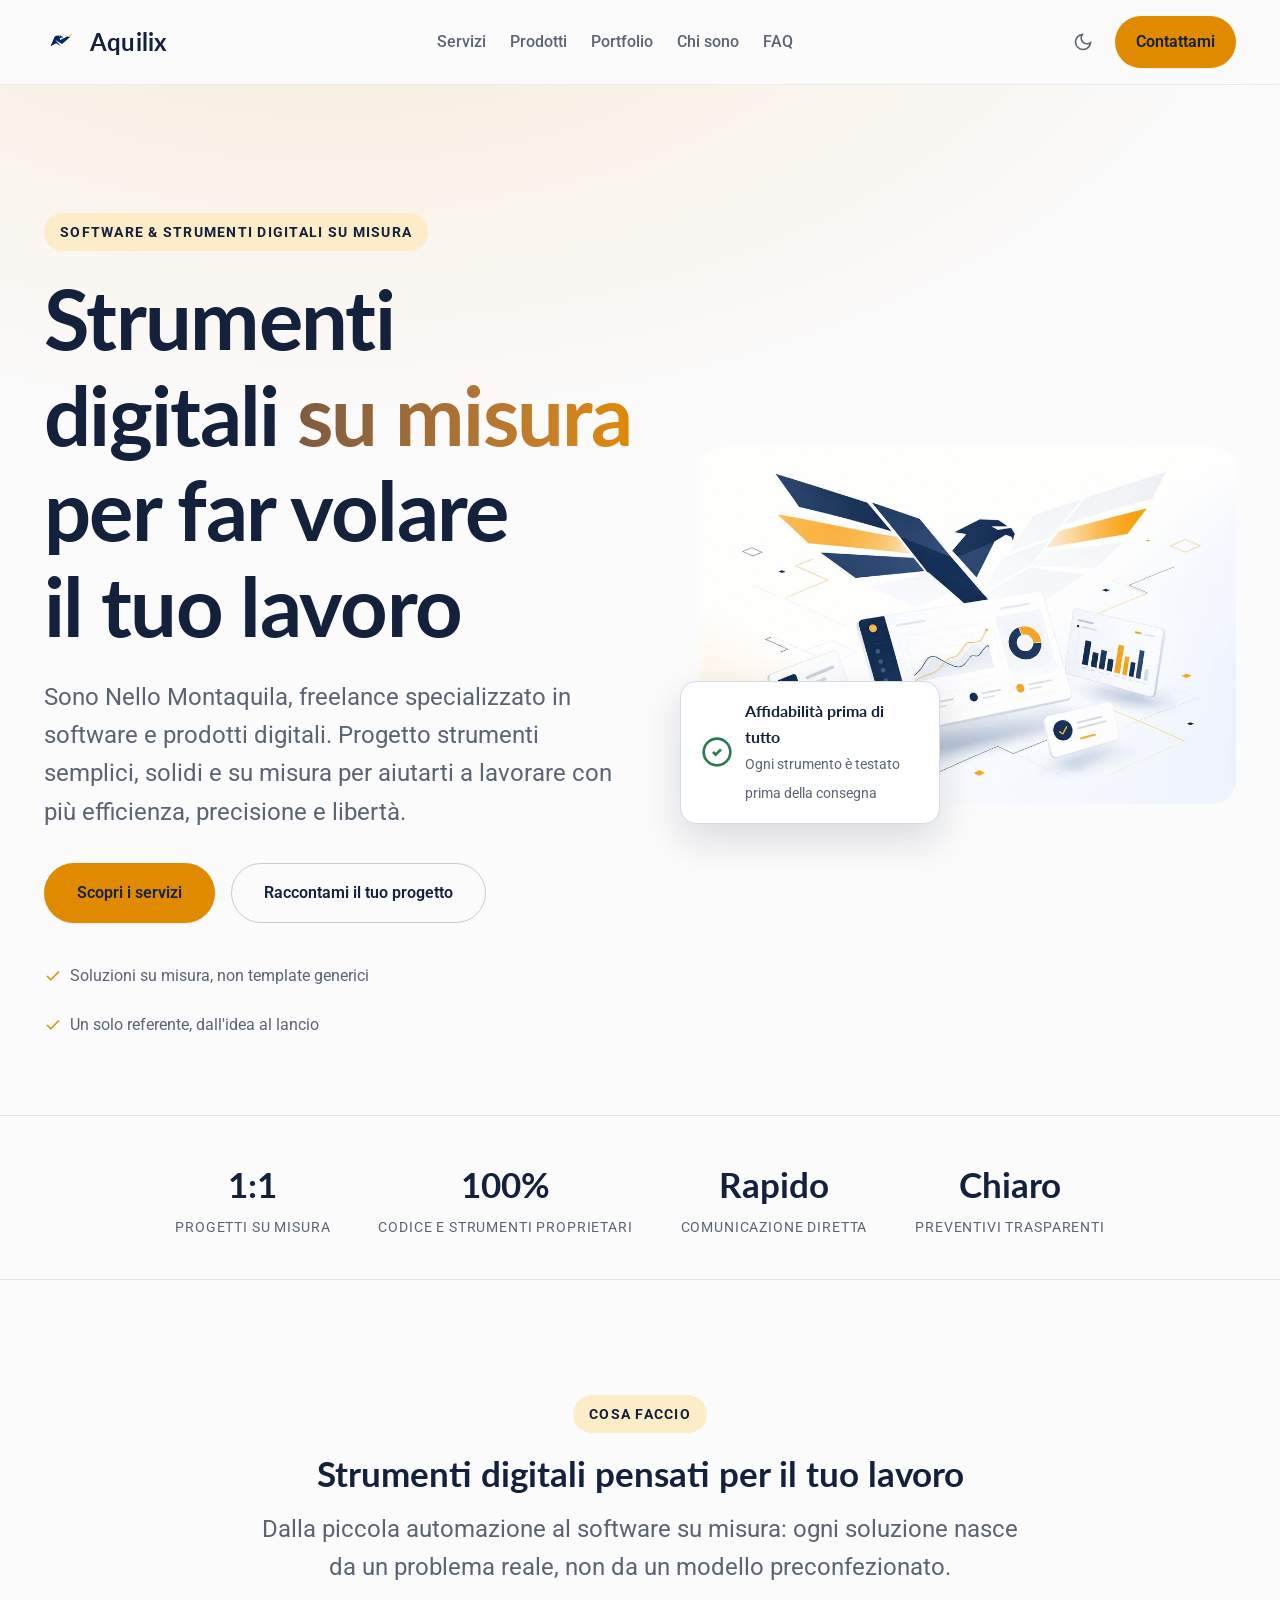
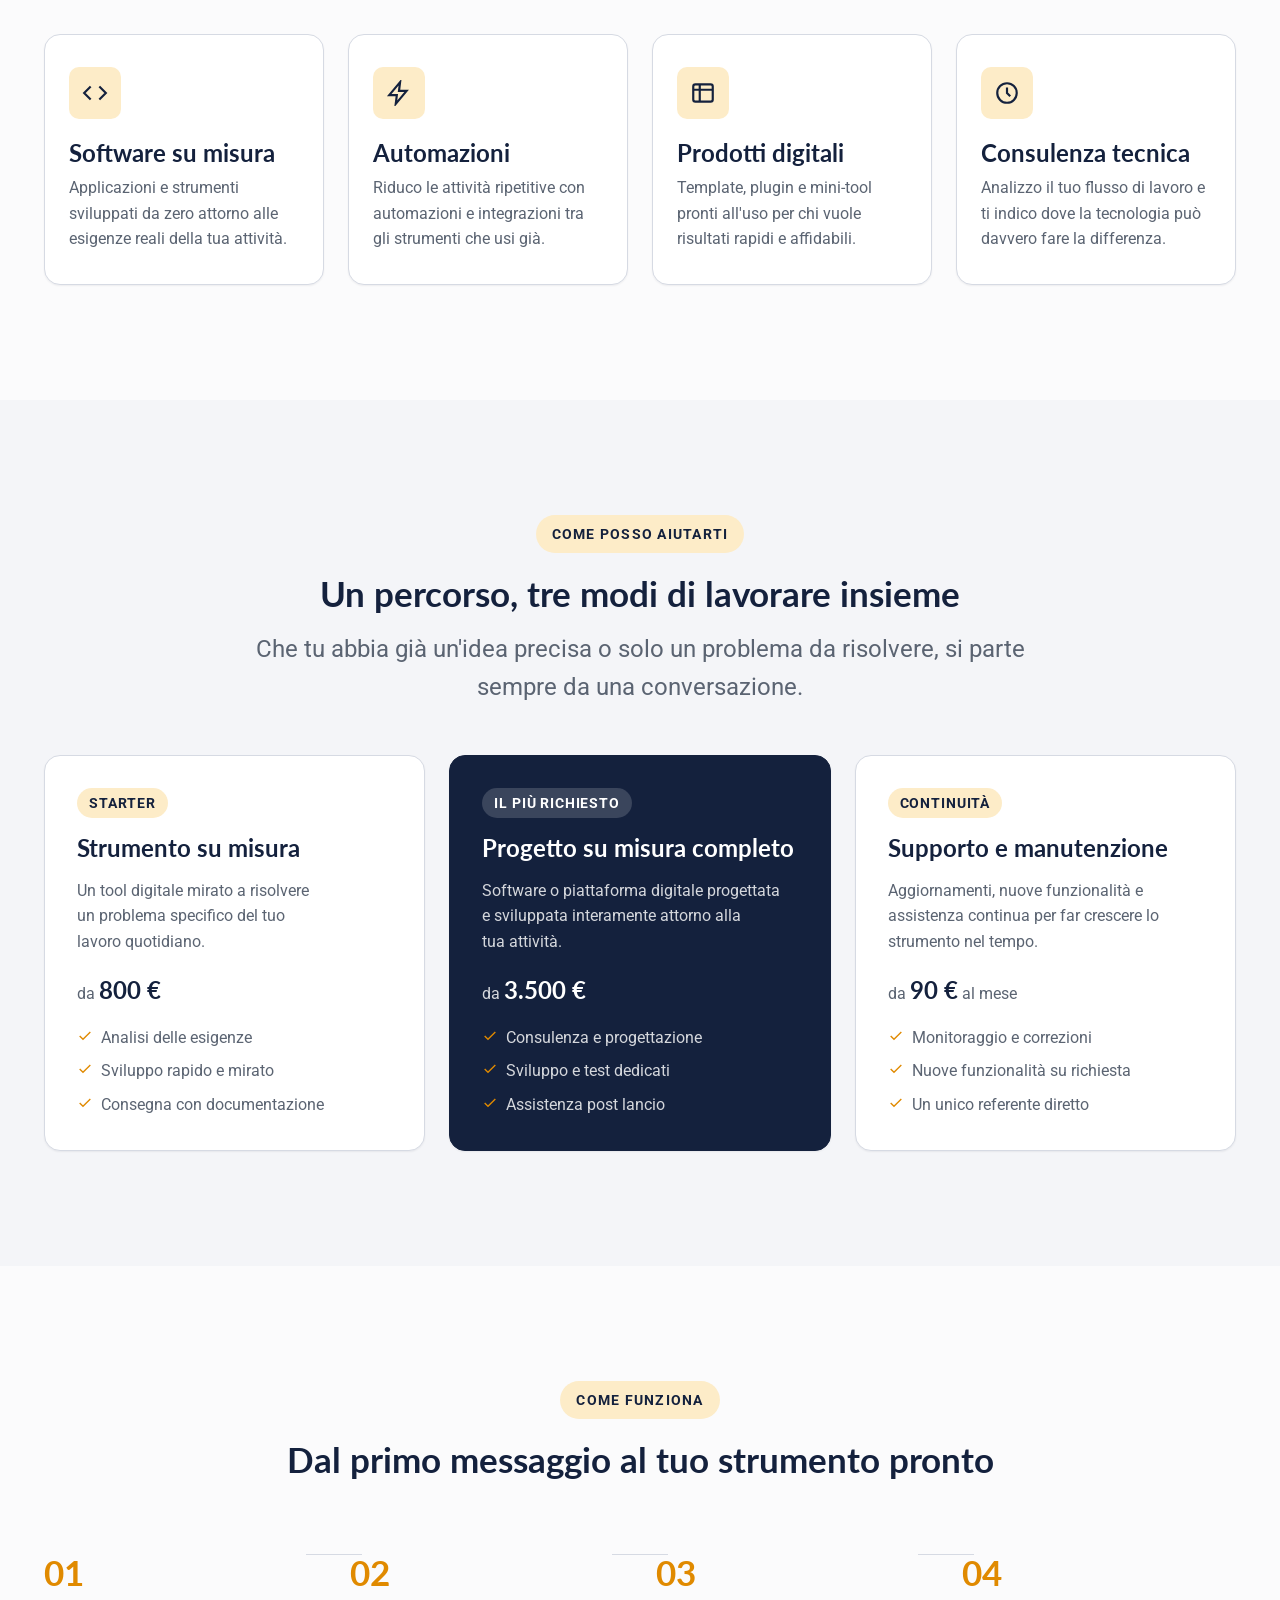
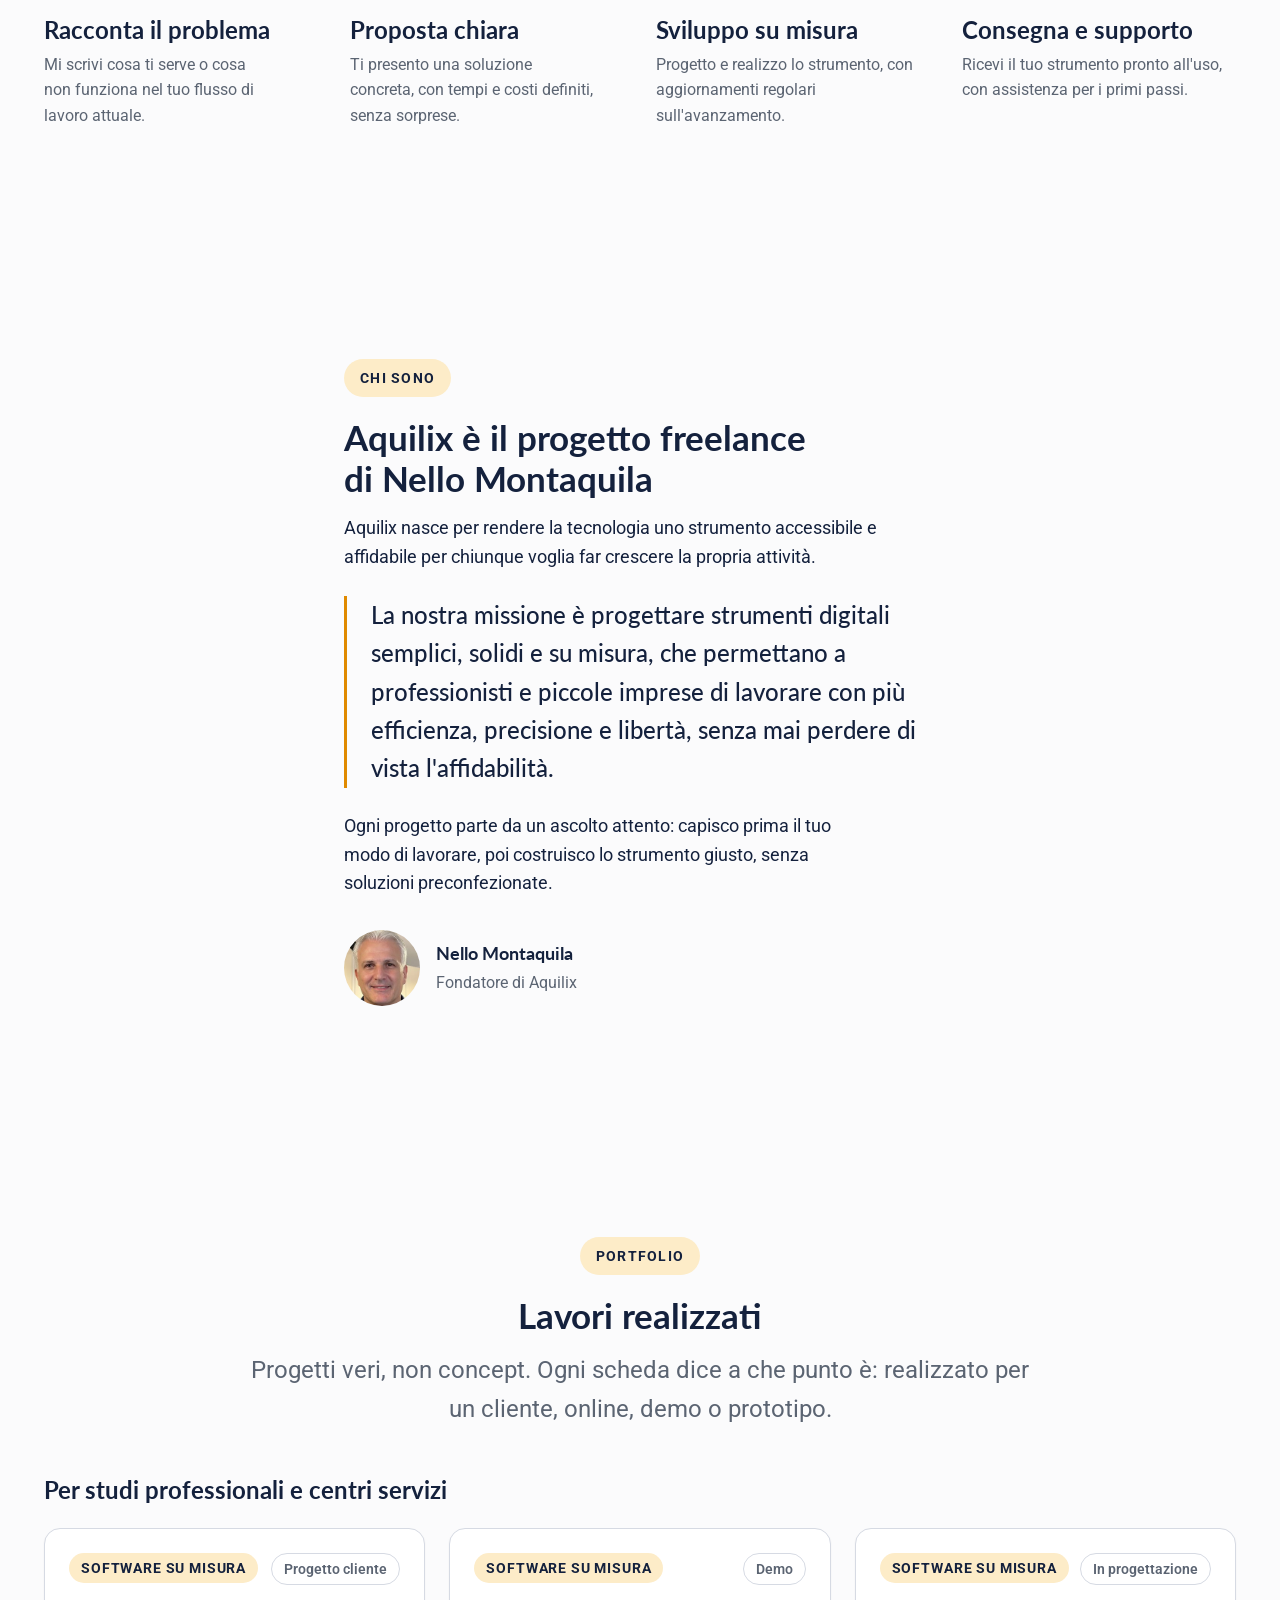
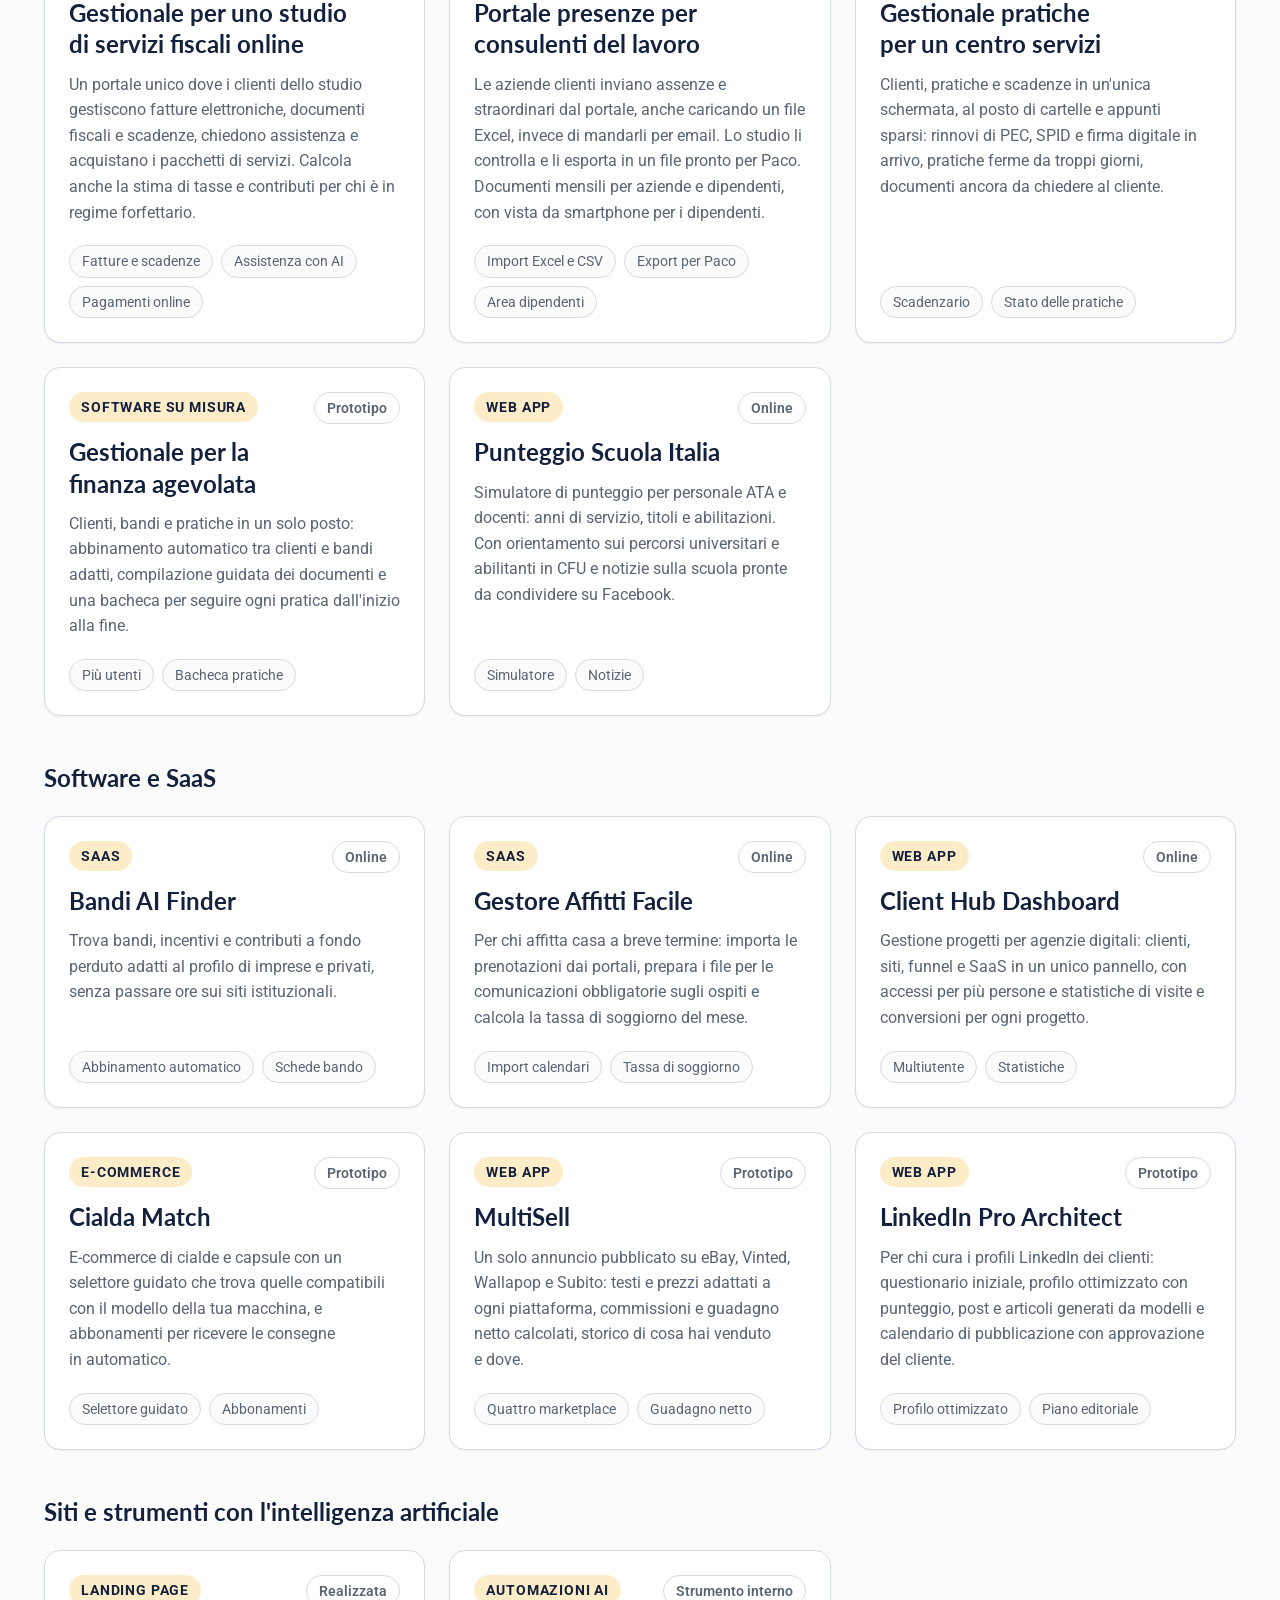
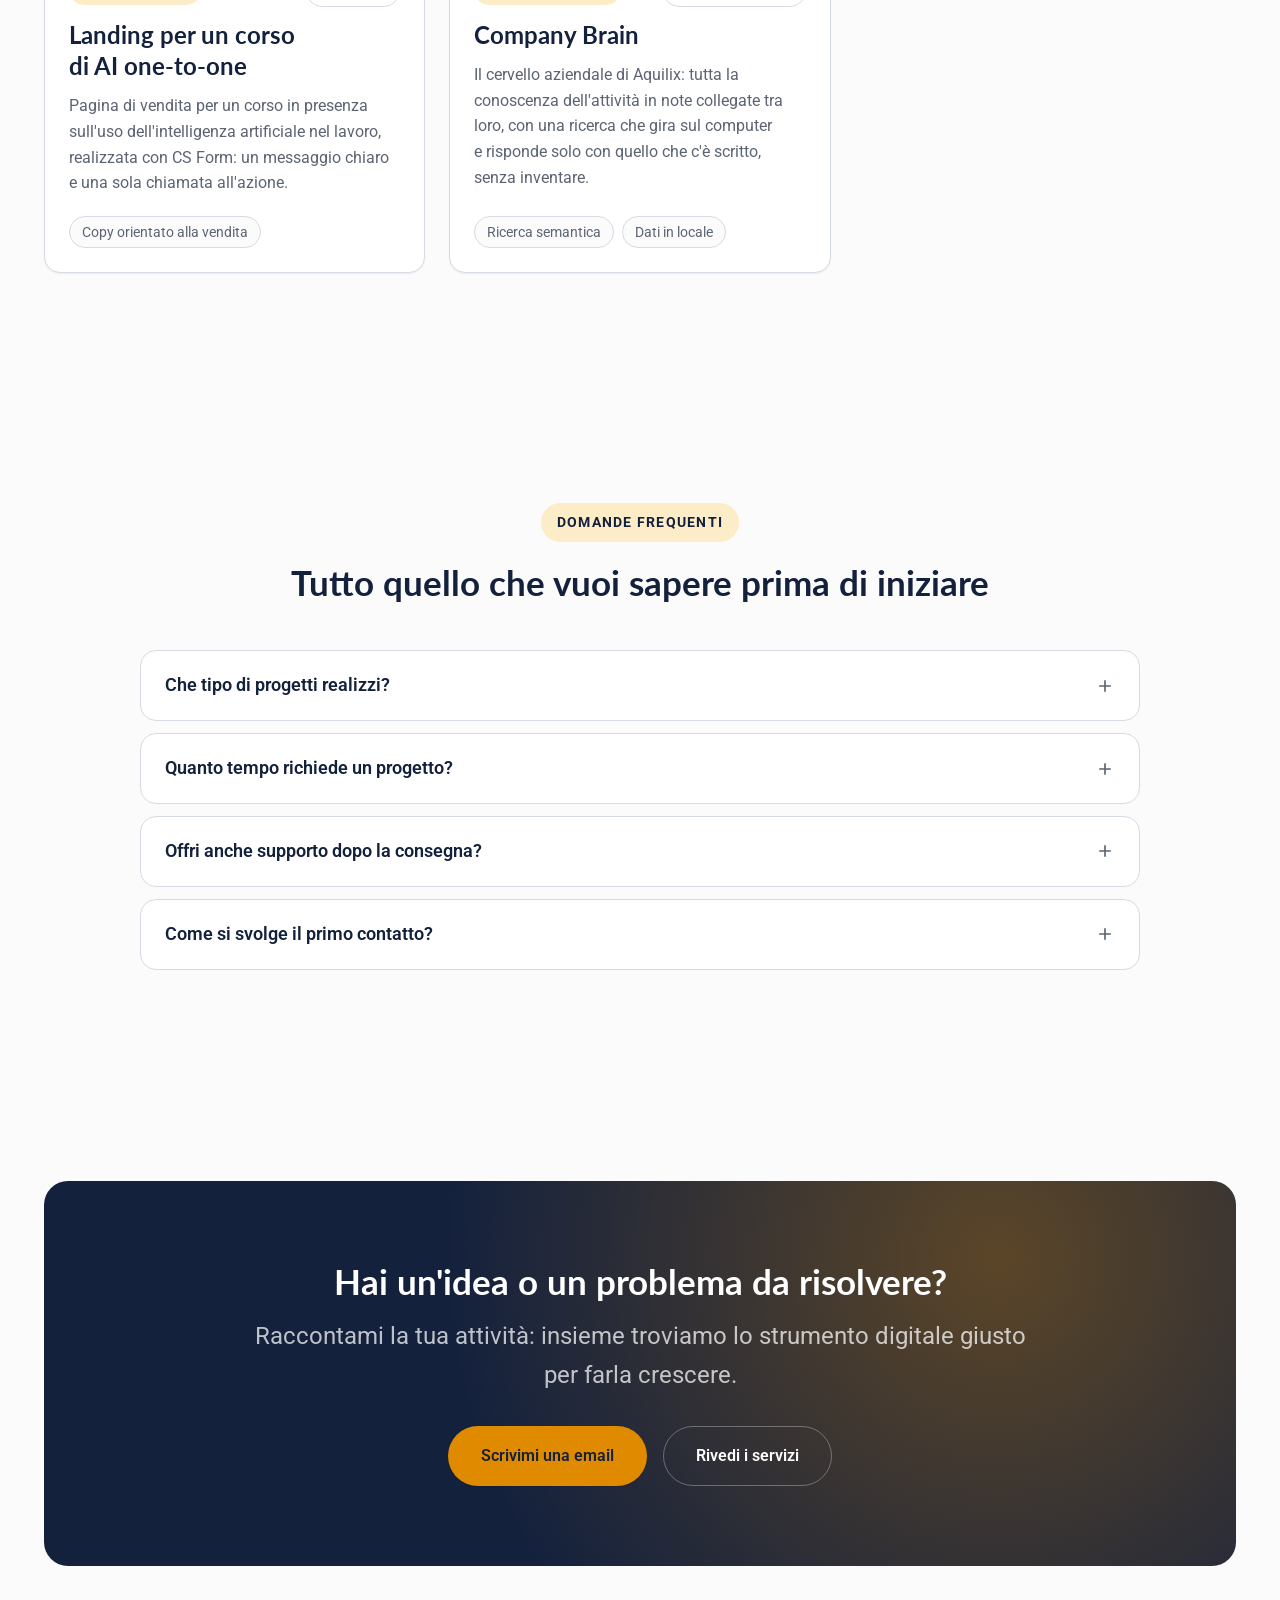
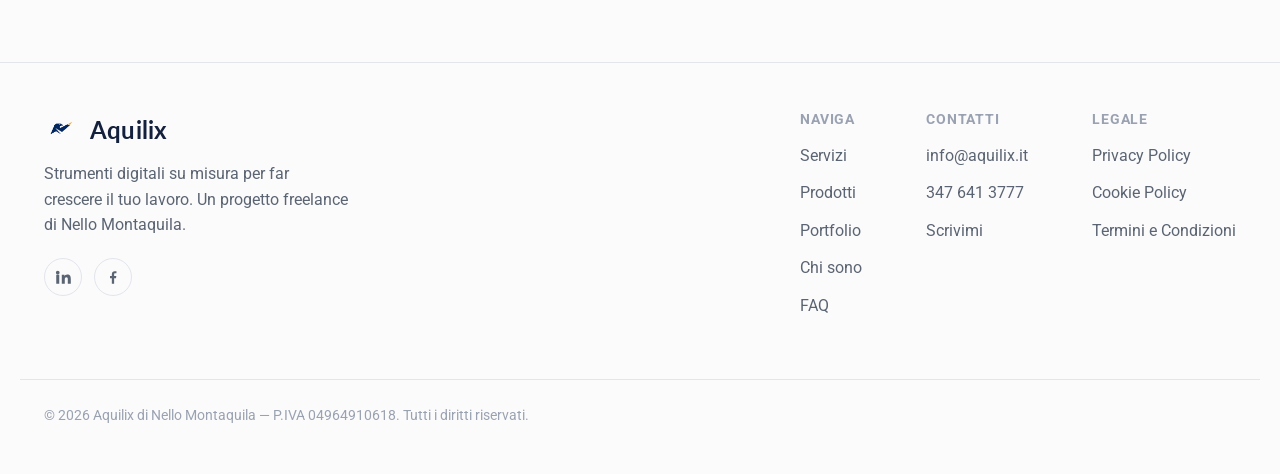
<file: index.html>
<!DOCTYPE html>
<html lang="it">
<head>
<meta charset="UTF-8" />
<meta name="viewport" content="width=device-width, initial-scale=1.0" />
<title>Aquilix — Strumenti digitali su misura per il tuo lavoro</title>
<meta name="description" content="Aquilix è il progetto freelance di Nello Montaquila: software, automazioni e strumenti digitali su misura per professionisti e piccole imprese." />
<link rel="canonical" href="https://aquilix.it/" />
<meta property="og:url" content="https://aquilix.it/" />
<meta property="og:title" content="Aquilix — Strumenti digitali su misura" />
<meta property="og:description" content="Software, automazioni e strumenti digitali su misura per professionisti e piccole imprese." />
<meta property="og:type" content="website" />
<link rel="icon" type="image/png" href="./assets/logo-mark-v2.png" />

<link rel="preconnect" href="https://fonts.googleapis.com" />
<link rel="preconnect" href="https://fonts.gstatic.com" crossorigin />
<link href="https://fonts.googleapis.com/css2?family=Lato:wght@700;900&family=Roboto:wght@400;500;700&display=swap" rel="stylesheet" />

<script>try{var s=localStorage.getItem('aquilix-theme');if(s==='dark'||s==='light')document.documentElement.setAttribute('data-theme',s)}catch(e){}</script>
<link rel="stylesheet" href="./base.css" />
<link rel="stylesheet" href="./style.css" />
</head>
<body>

<a href="#main" class="sr-only">Vai al contenuto principale</a>

<!-- ============ HEADER ============ -->
<header class="header" id="site-header">
  <div class="container header-inner">
    <a href="#top" class="brand" aria-label="Aquilix — Home">
      <img src="./assets/logo-mark-v2.png" alt="" aria-hidden="true" />
      Aquilix
    </a>

    <nav class="nav" aria-label="Navigazione principale">
      <ul class="nav-links" role="list">
        <li><a href="#servizi">Servizi</a></li>
        <li><a href="#prodotti">Prodotti</a></li>
        <li><a href="#portfolio">Portfolio</a></li>
        <li><a href="#chi-sono">Chi sono</a></li>
        <li><a href="#faq">FAQ</a></li>
      </ul>
    </nav>

    <div class="header-actions">
      <button class="theme-toggle" type="button" data-theme-toggle aria-label="Attiva tema scuro">
        <svg viewBox="0 0 24 24" fill="none" stroke="currentColor" stroke-width="2" aria-hidden="true"><path d="M21 12.79A9 9 0 1 1 11.21 3 7 7 0 0 0 21 12.79z"/></svg>
      </button>
      <a href="#contatti" class="btn btn--primary btn--sm">Contattami</a>
      <button class="nav-toggle" type="button" id="navToggle" aria-label="Apri il menu" aria-expanded="false">
        <svg viewBox="0 0 24 24" fill="none" stroke="currentColor" stroke-width="2" aria-hidden="true"><path d="M3 6h18M3 12h18M3 18h18"/></svg>
      </button>
    </div>
  </div>

  <div class="container">
    <nav class="mobile-menu" aria-label="Navigazione mobile">
      <a href="#servizi">Servizi</a>
      <a href="#prodotti">Prodotti</a>
      <a href="#portfolio">Portfolio</a>
      <a href="#chi-sono">Chi sono</a>
      <a href="#faq">FAQ</a>
      <a href="#contatti" class="btn btn--primary">Contattami</a>
    </nav>
  </div>
</header>

<main id="main">

  <!-- ============ HERO ============ -->
  <section class="hero" id="top">
    <div class="container hero-grid">
      <div class="hero-copy">
        <span class="section-eyebrow">Software &amp; strumenti digitali su misura</span>
        <h1 class="hero-title">Strumenti digitali <em>su misura</em> per far volare il tuo lavoro</h1>
        <p class="hero-sub">Sono Nello Montaquila, freelance specializzato in software e prodotti digitali. Progetto strumenti semplici, solidi e su misura per aiutarti a lavorare con più efficienza, precisione e libertà.</p>
        <div class="hero-actions">
          <a href="#servizi" class="btn btn--primary">Scopri i servizi</a>
          <a href="#contatti" class="btn btn--outline">Raccontami il tuo progetto</a>
        </div>
        <div class="hero-meta">
          <div class="hero-meta-item">
            <svg viewBox="0 0 24 24" fill="none" stroke="currentColor" stroke-width="2" aria-hidden="true"><path d="M20 6 9 17l-5-5"/></svg>
            Soluzioni su misura, non template generici
          </div>
          <div class="hero-meta-item">
            <svg viewBox="0 0 24 24" fill="none" stroke="currentColor" stroke-width="2" aria-hidden="true"><path d="M20 6 9 17l-5-5"/></svg>
            Un solo referente, dall'idea al lancio
          </div>
        </div>
      </div>

      <div class="hero-visual">
        <img src="./assets/hero-visual.jpg" alt="Illustrazione astratta di scrivania e strumenti software del brand Aquilix, nei colori navy e ambra" width="1200" height="900" />
        <div class="hero-visual-card">
          <svg viewBox="0 0 24 24" fill="none" stroke="currentColor" stroke-width="2" aria-hidden="true"><circle cx="12" cy="12" r="10"/><path d="M9 12l2 2 4-4"/></svg>
          <div>
            <strong>Affidabilità prima di tutto</strong>
            <span>Ogni strumento è testato prima della consegna</span>
          </div>
        </div>
      </div>
    </div>
  </section>

  <!-- ============ TRUST STRIP ============ -->
  <section class="trust-strip" aria-label="Punti di forza">
    <div class="container">
      <div class="trust-item"><strong>1:1</strong><span>Progetti su misura</span></div>
      <div class="trust-item"><strong>100%</strong><span>Codice e strumenti proprietari</span></div>
      <div class="trust-item"><strong>Rapido</strong><span>Comunicazione diretta</span></div>
      <div class="trust-item"><strong>Chiaro</strong><span>Preventivi trasparenti</span></div>
    </div>
  </section>

  <!-- ============ SERVIZI ============ -->
  <section id="servizi">
    <div class="container">
      <div class="section-head section-head--center">
        <span class="section-eyebrow">Cosa faccio</span>
        <h2 class="section-title">Strumenti digitali pensati per il tuo lavoro</h2>
        <p class="section-lede">Dalla piccola automazione al software su misura: ogni soluzione nasce da un problema reale, non da un modello preconfezionato.</p>
      </div>

      <div class="feature-grid">
        <article class="feature-card">
          <div class="feature-icon">
            <svg viewBox="0 0 24 24" fill="none" stroke="currentColor" stroke-width="2" aria-hidden="true"><path d="M16 18l6-6-6-6M8 6l-6 6 6 6"/></svg>
          </div>
          <h3>Software su misura</h3>
          <p>Applicazioni e strumenti sviluppati da zero attorno alle esigenze reali della tua attività.</p>
        </article>

        <article class="feature-card">
          <div class="feature-icon">
            <svg viewBox="0 0 24 24" fill="none" stroke="currentColor" stroke-width="2" aria-hidden="true"><path d="M13 2 3 14h7l-1 8 10-12h-7l1-8z"/></svg>
          </div>
          <h3>Automazioni</h3>
          <p>Riduco le attività ripetitive con automazioni e integrazioni tra gli strumenti che usi già.</p>
        </article>

        <article class="feature-card">
          <div class="feature-icon">
            <svg viewBox="0 0 24 24" fill="none" stroke="currentColor" stroke-width="2" aria-hidden="true"><rect x="3" y="4" width="18" height="16" rx="2"/><path d="M3 9h18M9 4v16"/></svg>
          </div>
          <h3>Prodotti digitali</h3>
          <p>Template, plugin e mini-tool pronti all'uso per chi vuole risultati rapidi e affidabili.</p>
        </article>

        <article class="feature-card">
          <div class="feature-icon">
            <svg viewBox="0 0 24 24" fill="none" stroke="currentColor" stroke-width="2" aria-hidden="true"><circle cx="12" cy="12" r="9"/><path d="M12 7v5l3 3"/></svg>
          </div>
          <h3>Consulenza tecnica</h3>
          <p>Analizzo il tuo flusso di lavoro e ti indico dove la tecnologia può davvero fare la differenza.</p>
        </article>
      </div>
    </div>
  </section>

  <!-- ============ PRODOTTI ============ -->
  <section id="prodotti" class="products-section">
    <div class="container">
      <div class="section-head section-head--center">
        <span class="section-eyebrow">Come posso aiutarti</span>
        <h2 class="section-title">Un percorso, tre modi di lavorare insieme</h2>
        <p class="section-lede">Che tu abbia già un'idea precisa o solo un problema da risolvere, si parte sempre da una conversazione.</p>
      </div>

      <div class="product-grid">
        <article class="product-card">
          <span class="product-tag">Starter</span>
          <h3>Strumento su misura</h3>
          <p>Un tool digitale mirato a risolvere un problema specifico del tuo lavoro quotidiano.</p>
          <p class="product-price">da <strong>800&nbsp;&euro;</strong></p>
          <ul role="list">
            <li><svg viewBox="0 0 24 24" fill="none" stroke="currentColor" stroke-width="2"><path d="M20 6 9 17l-5-5"/></svg>Analisi delle esigenze</li>
            <li><svg viewBox="0 0 24 24" fill="none" stroke="currentColor" stroke-width="2"><path d="M20 6 9 17l-5-5"/></svg>Sviluppo rapido e mirato</li>
            <li><svg viewBox="0 0 24 24" fill="none" stroke="currentColor" stroke-width="2"><path d="M20 6 9 17l-5-5"/></svg>Consegna con documentazione</li>
          </ul>
        </article>

        <article class="product-card product-card--featured">
          <span class="product-tag">Il più richiesto</span>
          <h3>Progetto su misura completo</h3>
          <p>Software o piattaforma digitale progettata e sviluppata interamente attorno alla tua attività.</p>
          <p class="product-price">da <strong>3.500&nbsp;&euro;</strong></p>
          <ul role="list">
            <li><svg viewBox="0 0 24 24" fill="none" stroke="currentColor" stroke-width="2"><path d="M20 6 9 17l-5-5"/></svg>Consulenza e progettazione</li>
            <li><svg viewBox="0 0 24 24" fill="none" stroke="currentColor" stroke-width="2"><path d="M20 6 9 17l-5-5"/></svg>Sviluppo e test dedicati</li>
            <li><svg viewBox="0 0 24 24" fill="none" stroke="currentColor" stroke-width="2"><path d="M20 6 9 17l-5-5"/></svg>Assistenza post lancio</li>
          </ul>
        </article>

        <article class="product-card">
          <span class="product-tag">Continuità</span>
          <h3>Supporto e manutenzione</h3>
          <p>Aggiornamenti, nuove funzionalità e assistenza continua per far crescere lo strumento nel tempo.</p>
          <p class="product-price">da <strong>90&nbsp;&euro;</strong> al mese</p>
          <ul role="list">
            <li><svg viewBox="0 0 24 24" fill="none" stroke="currentColor" stroke-width="2"><path d="M20 6 9 17l-5-5"/></svg>Monitoraggio e correzioni</li>
            <li><svg viewBox="0 0 24 24" fill="none" stroke="currentColor" stroke-width="2"><path d="M20 6 9 17l-5-5"/></svg>Nuove funzionalità su richiesta</li>
            <li><svg viewBox="0 0 24 24" fill="none" stroke="currentColor" stroke-width="2"><path d="M20 6 9 17l-5-5"/></svg>Un unico referente diretto</li>
          </ul>
        </article>
      </div>
    </div>
  </section>

  <!-- ============ COME FUNZIONA ============ -->
  <section id="processo">
    <div class="container">
      <div class="section-head section-head--center">
        <span class="section-eyebrow">Come funziona</span>
        <h2 class="section-title">Dal primo messaggio al tuo strumento pronto</h2>
      </div>

      <div class="process-grid">
        <div class="process-step">
          <h3>Racconta il problema</h3>
          <p>Mi scrivi cosa ti serve o cosa non funziona nel tuo flusso di lavoro attuale.</p>
        </div>
        <div class="process-step">
          <h3>Proposta chiara</h3>
          <p>Ti presento una soluzione concreta, con tempi e costi definiti, senza sorprese.</p>
        </div>
        <div class="process-step">
          <h3>Sviluppo su misura</h3>
          <p>Progetto e realizzo lo strumento, con aggiornamenti regolari sull'avanzamento.</p>
        </div>
        <div class="process-step">
          <h3>Consegna e supporto</h3>
          <p>Ricevi il tuo strumento pronto all'uso, con assistenza per i primi passi.</p>
        </div>
      </div>
    </div>
  </section>

  <!-- ============ CHI SONO / MISSION ============ -->
  <section id="chi-sono" class="about-section">
    <div class="container about-grid about-grid--text-only">
      <div class="about-copy">
        <span class="section-eyebrow">Chi sono</span>
        <h2 class="section-title">Aquilix è il progetto freelance di Nello Montaquila</h2>
        <p>Aquilix nasce per rendere la tecnologia uno strumento accessibile e affidabile per chiunque voglia far crescere la propria attività.</p>
        <blockquote>La nostra missione è progettare strumenti digitali semplici, solidi e su misura, che permettano a professionisti e piccole imprese di lavorare con più efficienza, precisione e libertà, senza mai perdere di vista l'affidabilità.</blockquote>
        <p>Ogni progetto parte da un ascolto attento: capisco prima il tuo modo di lavorare, poi costruisco lo strumento giusto, senza soluzioni preconfezionate.</p>

        <div class="about-signoff">
          <div class="about-signoff-mark">
            <img src="./assets/nello-avatar.jpg" alt="Ritratto di Nello Montaquila" width="76" height="76" />
          </div>
          <div>
            <strong>Nello Montaquila</strong>
            <span>Fondatore di Aquilix</span>
          </div>
        </div>
      </div>    </div>
  </section>

  <!-- ============ PORTFOLIO ============ -->
  <!-- Solo lavori veri. Ogni scheda dichiara il suo stato: Progetto cliente, Online, Demo,
       Prototipo, In progettazione. Aggiornato il 15/11/2026. -->
  <section id="portfolio" class="portfolio-section">
    <div class="container">
      <div class="section-head section-head--center">
        <span class="section-eyebrow">Portfolio</span>
        <h2 class="section-title">Lavori realizzati</h2>
        <p class="section-lede">Progetti veri, non concept. Ogni scheda dice a che punto &egrave;: realizzato per un cliente, online, demo o prototipo.</p>
      </div>

      <!-- Gruppo 1: studi professionali e centri servizi -->
      <h3 class="portfolio-group-title">Per studi professionali e centri servizi</h3>
      <div class="portfolio-grid">
        <article class="portfolio-card">
          <div class="portfolio-body">
            <div class="portfolio-top">
              <span class="product-tag">Software su misura</span>
              <span class="portfolio-status">Progetto cliente</span>
            </div>
            <h3>Gestionale per uno studio di servizi fiscali online</h3>
            <p>Un portale unico dove i clienti dello studio gestiscono fatture elettroniche, documenti fiscali e scadenze, chiedono assistenza e acquistano i pacchetti di servizi. Calcola anche la stima di tasse e contributi per chi &egrave; in regime forfettario.</p>
            <ul class="portfolio-tags" role="list">
              <li>Fatture e scadenze</li>
              <li>Assistenza con AI</li>
              <li>Pagamenti online</li>
            </ul>
          </div>
        </article>

        <article class="portfolio-card">
          <div class="portfolio-body">
            <div class="portfolio-top">
              <span class="product-tag">Software su misura</span>
              <span class="portfolio-status">Demo</span>
            </div>
            <h3>Portale presenze per consulenti del lavoro</h3>
            <p>Le aziende clienti inviano assenze e straordinari dal portale, anche caricando un file Excel, invece di mandarli per email. Lo studio li controlla e li esporta in un file pronto per Paco. Documenti mensili per aziende e dipendenti, con vista da smartphone per i dipendenti.</p>
            <ul class="portfolio-tags" role="list">
              <li>Import Excel e CSV</li>
              <li>Export per Paco</li>
              <li>Area dipendenti</li>
            </ul>
          </div>
        </article>

        <article class="portfolio-card">
          <div class="portfolio-body">
            <div class="portfolio-top">
              <span class="product-tag">Software su misura</span>
              <span class="portfolio-status">In progettazione</span>
            </div>
            <h3>Gestionale pratiche per un centro servizi</h3>
            <p>Clienti, pratiche e scadenze in un'unica schermata, al posto di cartelle e appunti sparsi: rinnovi di PEC, SPID e firma digitale in arrivo, pratiche ferme da troppi giorni, documenti ancora da chiedere al cliente.</p>
            <ul class="portfolio-tags" role="list">
              <li>Scadenzario</li>
              <li>Stato delle pratiche</li>
            </ul>
          </div>
        </article>

        <article class="portfolio-card">
          <div class="portfolio-body">
            <div class="portfolio-top">
              <span class="product-tag">Software su misura</span>
              <span class="portfolio-status">Prototipo</span>
            </div>
            <h3>Gestionale per la finanza agevolata</h3>
            <p>Clienti, bandi e pratiche in un solo posto: abbinamento automatico tra clienti e bandi adatti, compilazione guidata dei documenti e una bacheca per seguire ogni pratica dall'inizio alla fine.</p>
            <ul class="portfolio-tags" role="list">
              <li>Pi&ugrave; utenti</li>
              <li>Bacheca pratiche</li>
            </ul>
          </div>
        </article>

        <article class="portfolio-card">
          <div class="portfolio-body">
            <div class="portfolio-top">
              <span class="product-tag">Web app</span>
              <span class="portfolio-status">Online</span>
            </div>
            <h3>Punteggio Scuola Italia</h3>
            <p>Simulatore di punteggio per personale ATA e docenti: anni di servizio, titoli e abilitazioni. Con orientamento sui percorsi universitari e abilitanti in CFU e notizie sulla scuola pronte da condividere su Facebook.</p>
            <ul class="portfolio-tags" role="list">
              <li>Simulatore</li>
              <li>Notizie</li>
            </ul>
          </div>
        </article>
      </div>

      <!-- Gruppo 2: software e SaaS -->
      <h3 class="portfolio-group-title">Software e SaaS</h3>
      <div class="portfolio-grid">
        <article class="portfolio-card">
          <div class="portfolio-body">
            <div class="portfolio-top">
              <span class="product-tag">SaaS</span>
              <span class="portfolio-status">Online</span>
            </div>
            <h3>Bandi AI Finder</h3>
            <p>Trova bandi, incentivi e contributi a fondo perduto adatti al profilo di imprese e privati, senza passare ore sui siti istituzionali.</p>
            <ul class="portfolio-tags" role="list">
              <li>Abbinamento automatico</li>
              <li>Schede bando</li>
            </ul>
          </div>
        </article>

        <article class="portfolio-card">
          <div class="portfolio-body">
            <div class="portfolio-top">
              <span class="product-tag">SaaS</span>
              <span class="portfolio-status">Online</span>
            </div>
            <h3>Gestore Affitti Facile</h3>
            <p>Per chi affitta casa a breve termine: importa le prenotazioni dai portali, prepara i file per le comunicazioni obbligatorie sugli ospiti e calcola la tassa di soggiorno del mese.</p>
            <ul class="portfolio-tags" role="list">
              <li>Import calendari</li>
              <li>Tassa di soggiorno</li>
            </ul>
          </div>
        </article>

        <article class="portfolio-card">
          <div class="portfolio-body">
            <div class="portfolio-top">
              <span class="product-tag">Web app</span>
              <span class="portfolio-status">Online</span>
            </div>
            <h3>Client Hub Dashboard</h3>
            <p>Gestione progetti per agenzie digitali: clienti, siti, funnel e SaaS in un unico pannello, con accessi per pi&ugrave; persone e statistiche di visite e conversioni per ogni progetto.</p>
            <ul class="portfolio-tags" role="list">
              <li>Multiutente</li>
              <li>Statistiche</li>
            </ul>
          </div>
        </article>

        <article class="portfolio-card">
          <div class="portfolio-body">
            <div class="portfolio-top">
              <span class="product-tag">E-commerce</span>
              <span class="portfolio-status">Prototipo</span>
            </div>
            <h3>Cialda Match</h3>
            <p>E-commerce di cialde e capsule con un selettore guidato che trova quelle compatibili con il modello della tua macchina, e abbonamenti per ricevere le consegne in automatico.</p>
            <ul class="portfolio-tags" role="list">
              <li>Selettore guidato</li>
              <li>Abbonamenti</li>
            </ul>
          </div>
        </article>

        <article class="portfolio-card">
          <div class="portfolio-body">
            <div class="portfolio-top">
              <span class="product-tag">Web app</span>
              <span class="portfolio-status">Prototipo</span>
            </div>
            <h3>MultiSell</h3>
            <p>Un solo annuncio pubblicato su eBay, Vinted, Wallapop e Subito: testi e prezzi adattati a ogni piattaforma, commissioni e guadagno netto calcolati, storico di cosa hai venduto e dove.</p>
            <ul class="portfolio-tags" role="list">
              <li>Quattro marketplace</li>
              <li>Guadagno netto</li>
            </ul>
          </div>
        </article>

        <article class="portfolio-card">
          <div class="portfolio-body">
            <div class="portfolio-top">
              <span class="product-tag">Web app</span>
              <span class="portfolio-status">Prototipo</span>
            </div>
            <h3>LinkedIn Pro Architect</h3>
            <p>Per chi cura i profili LinkedIn dei clienti: questionario iniziale, profilo ottimizzato con punteggio, post e articoli generati da modelli e calendario di pubblicazione con approvazione del cliente.</p>
            <ul class="portfolio-tags" role="list">
              <li>Profilo ottimizzato</li>
              <li>Piano editoriale</li>
            </ul>
          </div>
        </article>
      </div>

      <!-- Gruppo 3: siti e strumenti AI -->
      <h3 class="portfolio-group-title">Siti e strumenti con l'intelligenza artificiale</h3>
      <div class="portfolio-grid">
        <article class="portfolio-card">
          <div class="portfolio-body">
            <div class="portfolio-top">
              <span class="product-tag">Landing page</span>
              <span class="portfolio-status">Realizzata</span>
            </div>
            <h3>Landing per un corso di AI one-to-one</h3>
            <p>Pagina di vendita per un corso in presenza sull'uso dell'intelligenza artificiale nel lavoro, realizzata con CS Form: un messaggio chiaro e una sola chiamata all'azione.</p>
            <ul class="portfolio-tags" role="list">
              <li>Copy orientato alla vendita</li>
            </ul>
          </div>
        </article>

        <article class="portfolio-card">
          <div class="portfolio-body">
            <div class="portfolio-top">
              <span class="product-tag">Automazioni AI</span>
              <span class="portfolio-status">Strumento interno</span>
            </div>
            <h3>Company Brain</h3>
            <p>Il cervello aziendale di Aquilix: tutta la conoscenza dell'attivit&agrave; in note collegate tra loro, con una ricerca che gira sul computer e risponde solo con quello che c'&egrave; scritto, senza inventare.</p>
            <ul class="portfolio-tags" role="list">
              <li>Ricerca semantica</li>
              <li>Dati in locale</li>
            </ul>
          </div>
        </article>
      </div>
    </div>
  </section>

  <!-- ============ FAQ ============ -->
  <section id="faq">
    <div class="container">
      <div class="section-head section-head--center">
        <span class="section-eyebrow">Domande frequenti</span>
        <h2 class="section-title">Tutto quello che vuoi sapere prima di iniziare</h2>
      </div>

      <div class="faq-list">
        <div class="faq-item" data-open="false">
          <button class="faq-question" aria-expanded="false">
            Che tipo di progetti realizzi?
            <svg viewBox="0 0 24 24" fill="none" stroke="currentColor" stroke-width="2" aria-hidden="true"><path d="M12 5v14M5 12h14"/></svg>
          </button>
          <div class="faq-answer"><div class="faq-answer-inner"><p>Software su misura, automazioni tra strumenti esistenti e piccoli prodotti digitali pensati per semplificare attività ripetitive. Ogni progetto viene valutato singolarmente in base alle esigenze reali.</p></div></div>
        </div>

        <div class="faq-item" data-open="false">
          <button class="faq-question" aria-expanded="false">
            Quanto tempo richiede un progetto?
            <svg viewBox="0 0 24 24" fill="none" stroke="currentColor" stroke-width="2" aria-hidden="true"><path d="M12 5v14M5 12h14"/></svg>
          </button>
          <div class="faq-answer"><div class="faq-answer-inner"><p>Dipende dalla complessità: uno strumento mirato può richiedere pochi giorni, un progetto completo alcune settimane. Ti fornisco sempre una stima chiara prima di iniziare.</p></div></div>
        </div>

        <div class="faq-item" data-open="false">
          <button class="faq-question" aria-expanded="false">
            Offri anche supporto dopo la consegna?
            <svg viewBox="0 0 24 24" fill="none" stroke="currentColor" stroke-width="2" aria-hidden="true"><path d="M12 5v14M5 12h14"/></svg>
          </button>
          <div class="faq-answer"><div class="faq-answer-inner"><p>Sì. Ogni progetto include un periodo di assistenza post consegna e puoi scegliere un piano di manutenzione continuativa se hai bisogno di aggiornamenti regolari.</p></div></div>
        </div>

        <div class="faq-item" data-open="false">
          <button class="faq-question" aria-expanded="false">
            Come si svolge il primo contatto?
            <svg viewBox="0 0 24 24" fill="none" stroke="currentColor" stroke-width="2" aria-hidden="true"><path d="M12 5v14M5 12h14"/></svg>
          </button>
          <div class="faq-answer"><div class="faq-answer-inner"><p>Mi scrivi una breve descrizione del problema o dell'idea. Ci parliamo per capire obiettivi e priorità, poi ricevi una proposta scritta con tempi e costi.</p></div></div>
        </div>
      </div>
    </div>
  </section>

  <!-- ============ CTA / CONTATTI ============ -->
  <section class="cta-section" id="contatti">
    <div class="container">
      <div class="cta-panel">
        <h2 class="section-title">Hai un'idea o un problema da risolvere?</h2>
        <p class="section-lede">Raccontami la tua attività: insieme troviamo lo strumento digitale giusto per farla crescere.</p>
        <div class="cta-actions">
          <a href="mailto:info@aquilix.it" class="btn btn--primary">Scrivimi una email</a>
          <a href="#servizi" class="btn btn--outline">Rivedi i servizi</a>
        </div>
      </div>
    </div>
  </section>

</main>

<!-- ============ FOOTER ============ -->
<footer class="footer">
  <div class="container footer-inner">
    <div class="footer-brand">
      <a href="#top" class="brand">
        <img src="./assets/logo-mark-v2.png" alt="" aria-hidden="true" />
        Aquilix
      </a>
      <p>Strumenti digitali su misura per far crescere il tuo lavoro. Un progetto freelance di Nello Montaquila.</p>

      <div class="footer-social" aria-label="Profili social di Aquilix">
        <a href="https://www.linkedin.com/in/nello-montaquila-a23589351" target="_blank" rel="noopener noreferrer" aria-label="Nello Montaquila su LinkedIn" title="LinkedIn">
          <svg viewBox="0 0 24 24" fill="currentColor" aria-hidden="true"><path d="M4.98 3.5a2.5 2.5 0 1 1 0 5 2.5 2.5 0 0 1 0-5zM3 9h4v12H3V9zm7 0h3.8v1.7h.05c.53-1 1.83-2.05 3.77-2.05 4.03 0 4.78 2.65 4.78 6.1V21h-4v-5.6c0-1.34-.03-3.05-1.86-3.05-1.87 0-2.16 1.46-2.16 2.96V21h-4V9z"/></svg>
        </a>
        <a href="https://www.facebook.com/aquilix.it/" target="_blank" rel="noopener noreferrer" aria-label="Aquilix su Facebook" title="Facebook">
          <svg viewBox="0 0 24 24" fill="currentColor" aria-hidden="true"><path d="M13.5 21v-7.5h2.5l.4-3h-2.9V8.6c0-.87.25-1.46 1.5-1.46H16.6V4.46A21 21 0 0 0 14.3 4.3c-2.3 0-3.85 1.4-3.85 3.97v2.23H8v3h2.45V21h3.05z"/></svg>
        </a>
      </div>
    </div>

    <div class="footer-cols">
      <div class="footer-col">
        <h4>Naviga</h4>
        <a href="#servizi">Servizi</a>
        <a href="#prodotti">Prodotti</a>
        <a href="#portfolio">Portfolio</a>
        <a href="#chi-sono">Chi sono</a>
        <a href="#faq">FAQ</a>
      </div>
      <div class="footer-col">
        <h4>Contatti</h4>
        <a href="mailto:info@aquilix.it">info@aquilix.it</a>
        <a href="tel:+393476413777">347 641 3777</a>
        <a href="#contatti">Scrivimi</a>
      </div>
      <div class="footer-col">
        <h4>Legale</h4>
        <a href="./privacy.html">Privacy Policy</a>
        <a href="./cookie-policy.html">Cookie Policy</a>
        <a href="./termini-e-condizioni.html">Termini e Condizioni</a>
      </div>
    </div>
  </div>

  <div class="container footer-bottom">
    <span>© 2026 Aquilix di Nello Montaquila — P.IVA 04964910618. Tutti i diritti riservati.</span>
  </div>
</footer>

<script src="./main.js"></script>

</body>
</html>
</file>
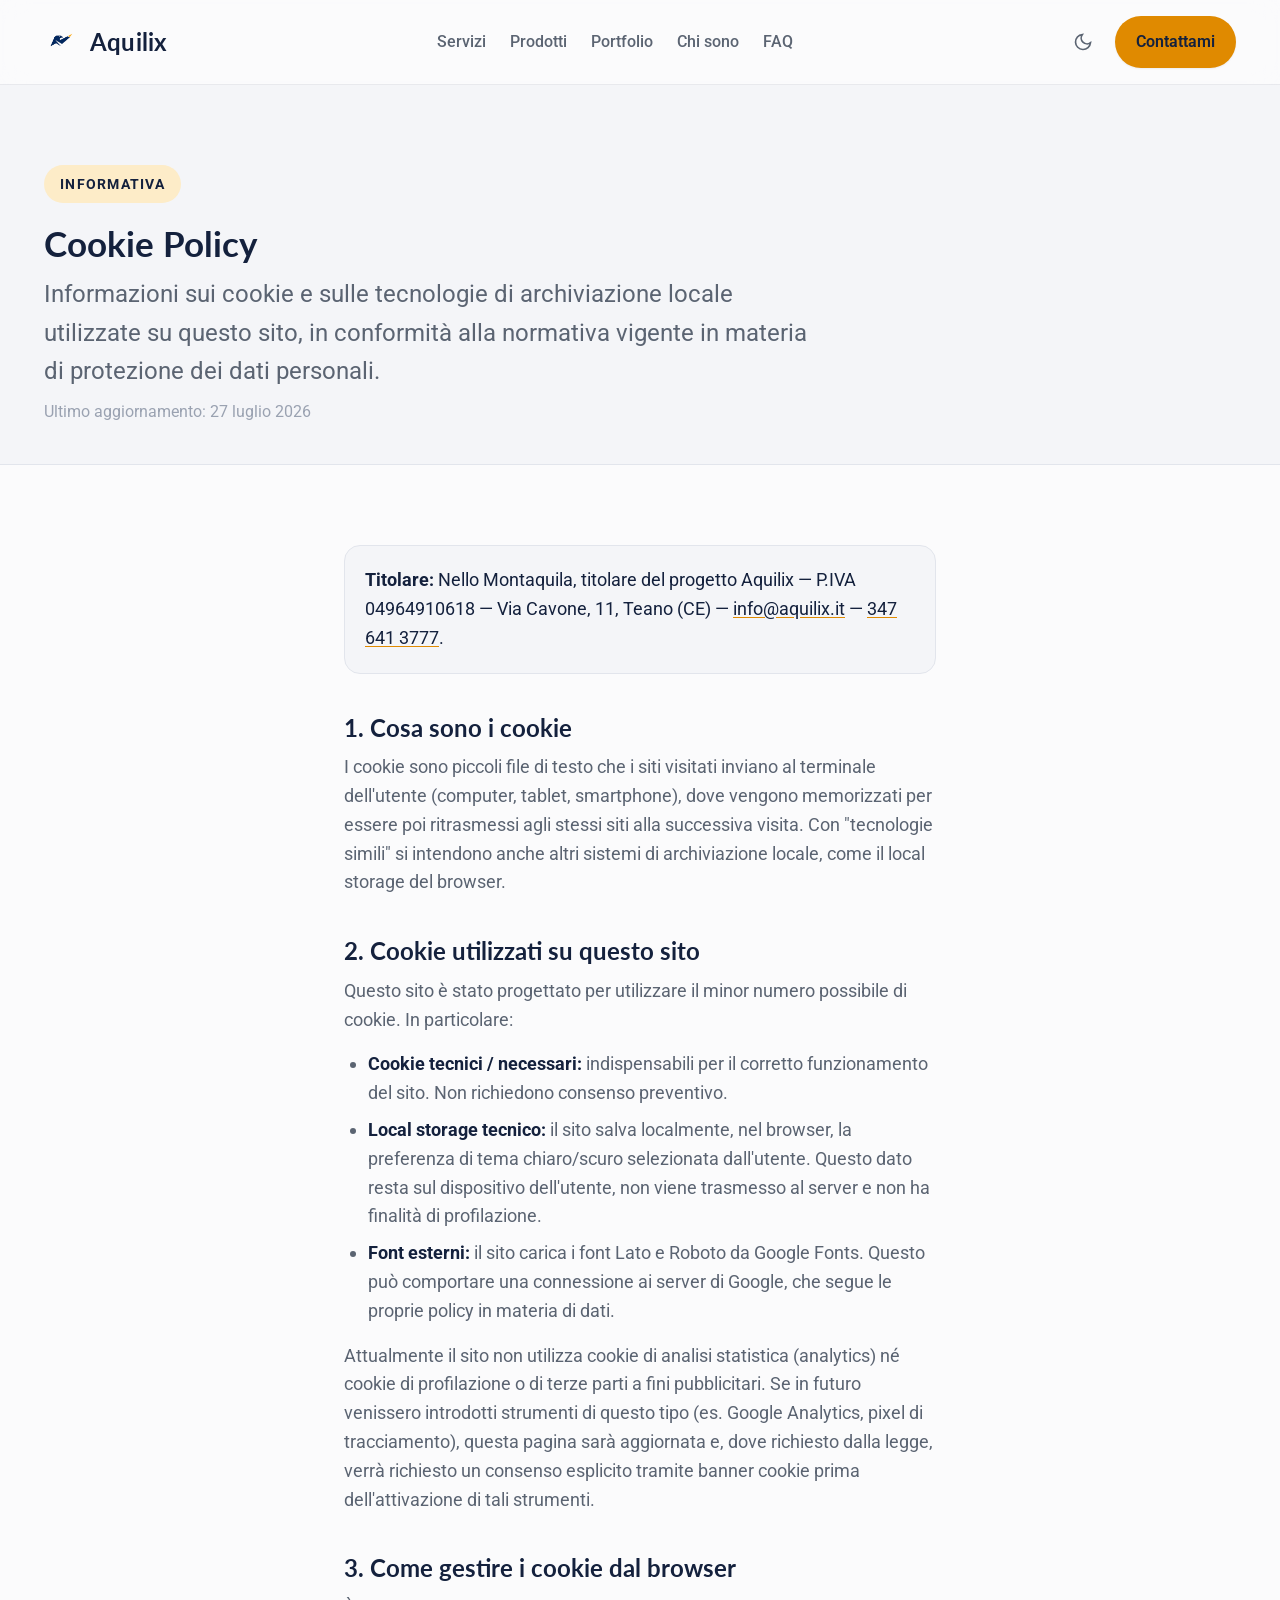
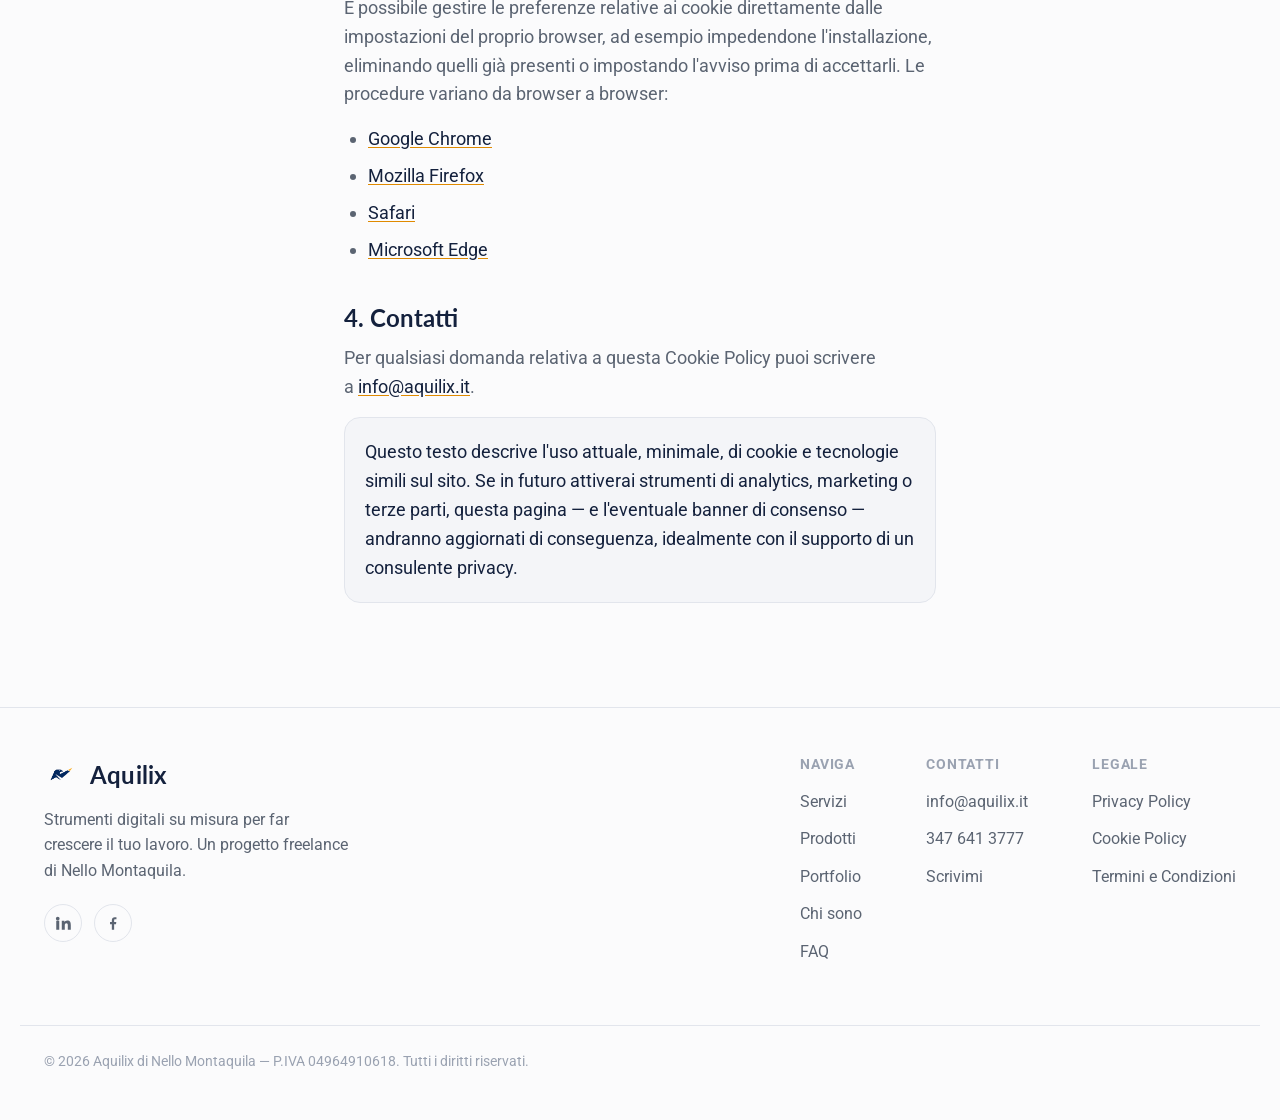
<file: cookie-policy.html>
<!DOCTYPE html>
<html lang="it">
<head>
<meta charset="UTF-8" />
<meta name="viewport" content="width=device-width, initial-scale=1.0" />
<title>Cookie Policy — Aquilix</title>
<meta name="description" content="Cookie Policy di Aquilix — Nello Montaquila: informazioni sui cookie e sulle tecnologie simili utilizzate su questo sito." />
<link rel="canonical" href="https://aquilix.it/cookie-policy.html" />
<meta property="og:url" content="https://aquilix.it/cookie-policy.html" />
<meta property="og:title" content="Cookie Policy — Aquilix" />
<meta property="og:description" content="Cookie Policy di Aquilix — Nello Montaquila: informazioni sui cookie e sulle tecnologie simili utilizzate su questo sito." />
<meta property="og:type" content="website" />

<link rel="icon" type="image/png" href="./assets/logo-mark-v2.png" />

<link rel="preconnect" href="https://fonts.googleapis.com" />
<link rel="preconnect" href="https://fonts.gstatic.com" crossorigin />
<link href="https://fonts.googleapis.com/css2?family=Lato:wght@700;900&family=Roboto:wght@400;500;700&display=swap" rel="stylesheet" />

<script>try{var s=localStorage.getItem('aquilix-theme');if(s==='dark'||s==='light')document.documentElement.setAttribute('data-theme',s)}catch(e){}</script>
<link rel="stylesheet" href="./base.css" />
<link rel="stylesheet" href="./style.css" />
</head>
<body>

<a href="#main" class="sr-only">Vai al contenuto principale</a>

<!-- ============ HEADER ============ -->
<header class="header" id="site-header">
  <div class="container header-inner">
    <a href="./index.html" class="brand" aria-label="Aquilix — Home">
      <img src="./assets/logo-mark-v2.png" alt="" aria-hidden="true" />
      Aquilix
    </a>

    <nav class="nav" aria-label="Navigazione principale">
      <ul class="nav-links" role="list">
        <li><a href="./index.html#servizi">Servizi</a></li>
        <li><a href="./index.html#prodotti">Prodotti</a></li>
        <li><a href="./index.html#portfolio">Portfolio</a></li>
        <li><a href="./index.html#chi-sono">Chi sono</a></li>
        <li><a href="./index.html#faq">FAQ</a></li>
      </ul>
    </nav>

    <div class="header-actions">
      <button class="theme-toggle" type="button" data-theme-toggle aria-label="Attiva tema scuro">
        <svg viewBox="0 0 24 24" fill="none" stroke="currentColor" stroke-width="2" aria-hidden="true"><path d="M21 12.79A9 9 0 1 1 11.21 3 7 7 0 0 0 21 12.79z"/></svg>
      </button>
      <a href="./index.html#contatti" class="btn btn--primary btn--sm">Contattami</a>
      <button class="nav-toggle" type="button" id="navToggle" aria-label="Apri il menu" aria-expanded="false">
        <svg viewBox="0 0 24 24" fill="none" stroke="currentColor" stroke-width="2" aria-hidden="true"><path d="M3 6h18M3 12h18M3 18h18"/></svg>
      </button>
    </div>
  </div>

  <div class="container">
    <nav class="mobile-menu" aria-label="Navigazione mobile">
      <a href="./index.html#servizi">Servizi</a>
      <a href="./index.html#prodotti">Prodotti</a>
      <a href="./index.html#portfolio">Portfolio</a>
      <a href="./index.html#chi-sono">Chi sono</a>
      <a href="./index.html#faq">FAQ</a>
      <a href="./index.html#contatti" class="btn btn--primary">Contattami</a>
    </nav>
  </div>
</header>

<main id="main">
  <section class="legal-hero">
    <div class="container">
      <span class="section-eyebrow">Informativa</span>
      <h1 class="section-title">Cookie Policy</h1>
      <p class="section-lede">Informazioni sui cookie e sulle tecnologie di archiviazione locale utilizzate su questo sito, in conformità alla normativa vigente in materia di protezione dei dati personali.</p>
      <span class="legal-updated">Ultimo aggiornamento: 27 luglio 2026</span>
    </div>
  </section>

  <section class="legal-content">
    <div class="container">
      <div class="legal-body">

        <div class="legal-callout">
          <p><strong>Titolare:</strong> Nello Montaquila, titolare del progetto Aquilix — P.IVA 04964910618 — Via Cavone, 11, Teano (CE) — <a href="mailto:info@aquilix.it">info@aquilix.it</a> — <a href="tel:+393476413777">347 641 3777</a>.</p>
        </div>

        <h2>1. Cosa sono i cookie</h2>
        <p>I cookie sono piccoli file di testo che i siti visitati inviano al terminale dell'utente (computer, tablet, smartphone), dove vengono memorizzati per essere poi ritrasmessi agli stessi siti alla successiva visita. Con "tecnologie simili" si intendono anche altri sistemi di archiviazione locale, come il local storage del browser.</p>

        <h2>2. Cookie utilizzati su questo sito</h2>
        <p>Questo sito è stato progettato per utilizzare il minor numero possibile di cookie. In particolare:</p>
        <ul>
          <li><strong>Cookie tecnici / necessari:</strong> indispensabili per il corretto funzionamento del sito. Non richiedono consenso preventivo.</li>
          <li><strong>Local storage tecnico:</strong> il sito salva localmente, nel browser, la preferenza di tema chiaro/scuro selezionata dall'utente. Questo dato resta sul dispositivo dell'utente, non viene trasmesso al server e non ha finalità di profilazione.</li>
          <li><strong>Font esterni:</strong> il sito carica i font Lato e Roboto da Google Fonts. Questo può comportare una connessione ai server di Google, che segue le proprie policy in materia di dati.</li>
        </ul>
        <p>Attualmente il sito non utilizza cookie di analisi statistica (analytics) né cookie di profilazione o di terze parti a fini pubblicitari. Se in futuro venissero introdotti strumenti di questo tipo (es. Google Analytics, pixel di tracciamento), questa pagina sarà aggiornata e, dove richiesto dalla legge, verrà richiesto un consenso esplicito tramite banner cookie prima dell'attivazione di tali strumenti.</p>

        <h2>3. Come gestire i cookie dal browser</h2>
        <p>È possibile gestire le preferenze relative ai cookie direttamente dalle impostazioni del proprio browser, ad esempio impedendone l'installazione, eliminando quelli già presenti o impostando l'avviso prima di accettarli. Le procedure variano da browser a browser:</p>
        <ul>
          <li><a href="https://support.google.com/chrome/answer/95647" target="_blank" rel="noopener noreferrer">Google Chrome</a></li>
          <li><a href="https://support.mozilla.org/it/kb/Attivare%20e%20disattivare%20i%20cookie" target="_blank" rel="noopener noreferrer">Mozilla Firefox</a></li>
          <li><a href="https://support.apple.com/it-it/guide/safari/sfri11471/mac" target="_blank" rel="noopener noreferrer">Safari</a></li>
          <li><a href="https://support.microsoft.com/it-it/microsoft-edge" target="_blank" rel="noopener noreferrer">Microsoft Edge</a></li>
        </ul>

        <h2>4. Contatti</h2>
        <p>Per qualsiasi domanda relativa a questa Cookie Policy puoi scrivere a <a href="mailto:info@aquilix.it">info@aquilix.it</a>.</p>

        <div class="legal-callout">
          <p>Questo testo descrive l'uso attuale, minimale, di cookie e tecnologie simili sul sito. Se in futuro attiverai strumenti di analytics, marketing o terze parti, questa pagina — e l'eventuale banner di consenso — andranno aggiornati di conseguenza, idealmente con il supporto di un consulente privacy.</p>
        </div>
    
      </div>
    </div>
  </section>
</main>
<footer class="footer">
  <div class="container footer-inner">
    <div class="footer-brand">
      <a href="./index.html" class="brand">
        <img src="./assets/logo-mark-v2.png" alt="" aria-hidden="true" />
        Aquilix
      </a>
      <p>Strumenti digitali su misura per far crescere il tuo lavoro. Un progetto freelance di Nello Montaquila.</p>

      <div class="footer-social" aria-label="Profili social di Aquilix">
        <a href="https://www.linkedin.com/in/nello-montaquila-a23589351" target="_blank" rel="noopener noreferrer" aria-label="Nello Montaquila su LinkedIn" title="LinkedIn">
          <svg viewBox="0 0 24 24" fill="currentColor" aria-hidden="true"><path d="M4.98 3.5a2.5 2.5 0 1 1 0 5 2.5 2.5 0 0 1 0-5zM3 9h4v12H3V9zm7 0h3.8v1.7h.05c.53-1 1.83-2.05 3.77-2.05 4.03 0 4.78 2.65 4.78 6.1V21h-4v-5.6c0-1.34-.03-3.05-1.86-3.05-1.87 0-2.16 1.46-2.16 2.96V21h-4V9z"/></svg>
        </a>
        <a href="https://www.facebook.com/aquilix.it/" target="_blank" rel="noopener noreferrer" aria-label="Aquilix su Facebook" title="Facebook">
          <svg viewBox="0 0 24 24" fill="currentColor" aria-hidden="true"><path d="M13.5 21v-7.5h2.5l.4-3h-2.9V8.6c0-.87.25-1.46 1.5-1.46H16.6V4.46A21 21 0 0 0 14.3 4.3c-2.3 0-3.85 1.4-3.85 3.97v2.23H8v3h2.45V21h3.05z"/></svg>
        </a>
      </div>
    </div>

    <div class="footer-cols">
      <div class="footer-col">
        <h4>Naviga</h4>
        <a href="./index.html#servizi">Servizi</a>
        <a href="./index.html#prodotti">Prodotti</a>
        <a href="./index.html#portfolio">Portfolio</a>
        <a href="./index.html#chi-sono">Chi sono</a>
        <a href="./index.html#faq">FAQ</a>
      </div>
      <div class="footer-col">
        <h4>Contatti</h4>
        <a href="mailto:info@aquilix.it">info@aquilix.it</a>
        <a href="tel:+393476413777">347 641 3777</a>
        <a href="./index.html#contatti">Scrivimi</a>
      </div>
      <div class="footer-col">
        <h4>Legale</h4>
        <a href="./privacy.html">Privacy Policy</a>
        <a href="./cookie-policy.html">Cookie Policy</a>
        <a href="./termini-e-condizioni.html">Termini e Condizioni</a>
      </div>
    </div>
  </div>

  <div class="container footer-bottom">
    <span>© 2026 Aquilix di Nello Montaquila — P.IVA 04964910618. Tutti i diritti riservati.</span>
  </div>
</footer>

<script src="./main.js"></script>

</body>
</html>
</file>
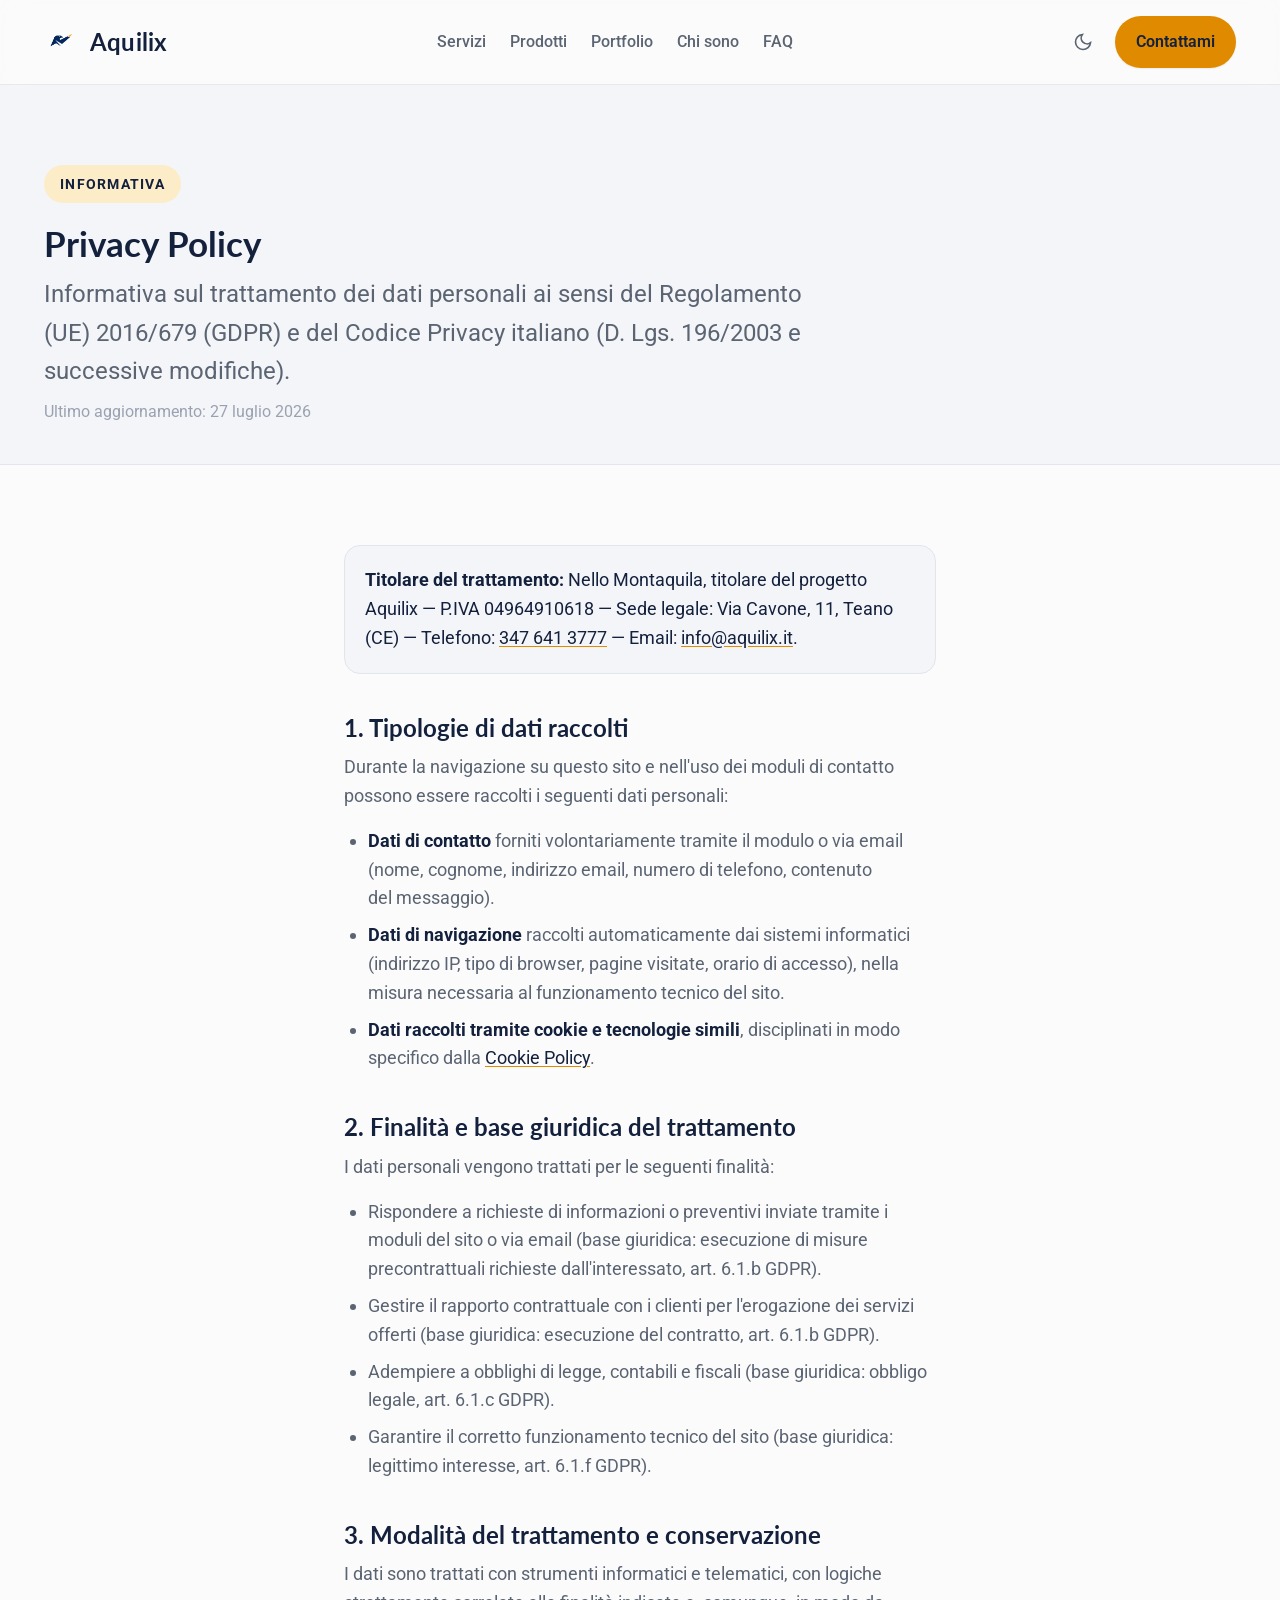
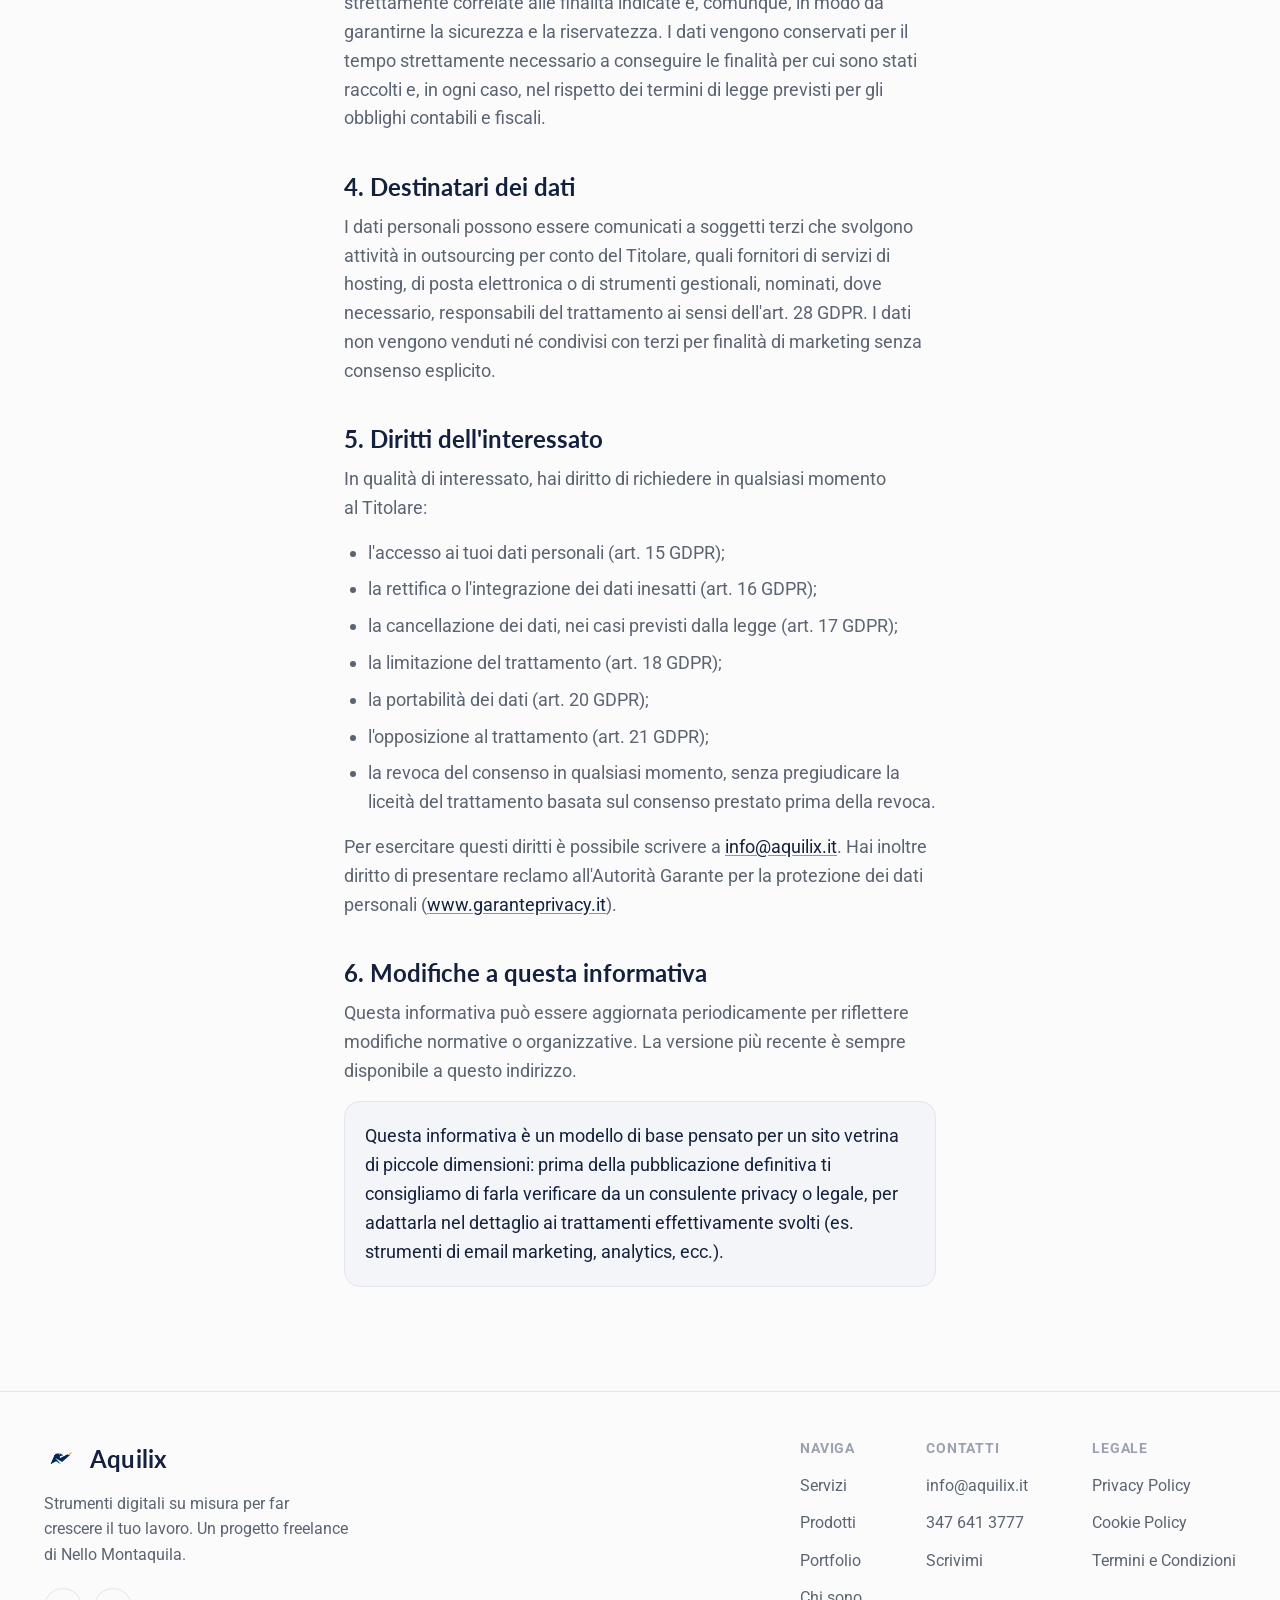
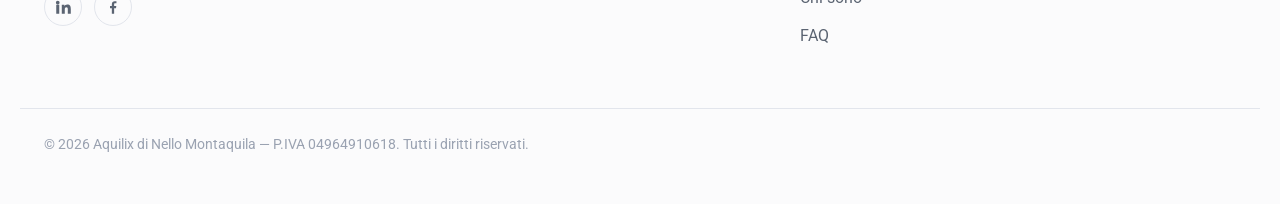
<file: privacy.html>
<!DOCTYPE html>
<html lang="it">
<head>
<meta charset="UTF-8" />
<meta name="viewport" content="width=device-width, initial-scale=1.0" />
<title>Privacy Policy — Aquilix</title>
<meta name="description" content="Informativa sulla privacy di Aquilix — Nello Montaquila: come vengono trattati i dati personali dei visitatori e dei clienti." />
<link rel="canonical" href="https://aquilix.it/privacy.html" />
<meta property="og:url" content="https://aquilix.it/privacy.html" />
<meta property="og:title" content="Privacy Policy — Aquilix" />
<meta property="og:description" content="Informativa sulla privacy di Aquilix — Nello Montaquila: come vengono trattati i dati personali dei visitatori e dei clienti." />
<meta property="og:type" content="website" />

<link rel="icon" type="image/png" href="./assets/logo-mark-v2.png" />

<link rel="preconnect" href="https://fonts.googleapis.com" />
<link rel="preconnect" href="https://fonts.gstatic.com" crossorigin />
<link href="https://fonts.googleapis.com/css2?family=Lato:wght@700;900&family=Roboto:wght@400;500;700&display=swap" rel="stylesheet" />

<script>try{var s=localStorage.getItem('aquilix-theme');if(s==='dark'||s==='light')document.documentElement.setAttribute('data-theme',s)}catch(e){}</script>
<link rel="stylesheet" href="./base.css" />
<link rel="stylesheet" href="./style.css" />
</head>
<body>

<a href="#main" class="sr-only">Vai al contenuto principale</a>

<!-- ============ HEADER ============ -->
<header class="header" id="site-header">
  <div class="container header-inner">
    <a href="./index.html" class="brand" aria-label="Aquilix — Home">
      <img src="./assets/logo-mark-v2.png" alt="" aria-hidden="true" />
      Aquilix
    </a>

    <nav class="nav" aria-label="Navigazione principale">
      <ul class="nav-links" role="list">
        <li><a href="./index.html#servizi">Servizi</a></li>
        <li><a href="./index.html#prodotti">Prodotti</a></li>
        <li><a href="./index.html#portfolio">Portfolio</a></li>
        <li><a href="./index.html#chi-sono">Chi sono</a></li>
        <li><a href="./index.html#faq">FAQ</a></li>
      </ul>
    </nav>

    <div class="header-actions">
      <button class="theme-toggle" type="button" data-theme-toggle aria-label="Attiva tema scuro">
        <svg viewBox="0 0 24 24" fill="none" stroke="currentColor" stroke-width="2" aria-hidden="true"><path d="M21 12.79A9 9 0 1 1 11.21 3 7 7 0 0 0 21 12.79z"/></svg>
      </button>
      <a href="./index.html#contatti" class="btn btn--primary btn--sm">Contattami</a>
      <button class="nav-toggle" type="button" id="navToggle" aria-label="Apri il menu" aria-expanded="false">
        <svg viewBox="0 0 24 24" fill="none" stroke="currentColor" stroke-width="2" aria-hidden="true"><path d="M3 6h18M3 12h18M3 18h18"/></svg>
      </button>
    </div>
  </div>

  <div class="container">
    <nav class="mobile-menu" aria-label="Navigazione mobile">
      <a href="./index.html#servizi">Servizi</a>
      <a href="./index.html#prodotti">Prodotti</a>
      <a href="./index.html#portfolio">Portfolio</a>
      <a href="./index.html#chi-sono">Chi sono</a>
      <a href="./index.html#faq">FAQ</a>
      <a href="./index.html#contatti" class="btn btn--primary">Contattami</a>
    </nav>
  </div>
</header>

<main id="main">
  <section class="legal-hero">
    <div class="container">
      <span class="section-eyebrow">Informativa</span>
      <h1 class="section-title">Privacy Policy</h1>
      <p class="section-lede">Informativa sul trattamento dei dati personali ai sensi del Regolamento (UE) 2016/679 (GDPR) e del Codice Privacy italiano (D. Lgs. 196/2003 e successive modifiche).</p>
      <span class="legal-updated">Ultimo aggiornamento: 27 luglio 2026</span>
    </div>
  </section>

  <section class="legal-content">
    <div class="container">
      <div class="legal-body">

        <div class="legal-callout">
          <p><strong>Titolare del trattamento:</strong> Nello Montaquila, titolare del progetto Aquilix — P.IVA 04964910618 — Sede legale: Via Cavone, 11, Teano (CE) — Telefono: <a href="tel:+393476413777">347 641 3777</a> — Email: <a href="mailto:info@aquilix.it">info@aquilix.it</a>.</p>
        </div>

        <h2>1. Tipologie di dati raccolti</h2>
        <p>Durante la navigazione su questo sito e nell'uso dei moduli di contatto possono essere raccolti i seguenti dati personali:</p>
        <ul>
          <li><strong>Dati di contatto</strong> forniti volontariamente tramite il modulo o via email (nome, cognome, indirizzo email, numero di telefono, contenuto del messaggio).</li>
          <li><strong>Dati di navigazione</strong> raccolti automaticamente dai sistemi informatici (indirizzo IP, tipo di browser, pagine visitate, orario di accesso), nella misura necessaria al funzionamento tecnico del sito.</li>
          <li><strong>Dati raccolti tramite cookie e tecnologie simili</strong>, disciplinati in modo specifico dalla <a href="./cookie-policy.html">Cookie Policy</a>.</li>
        </ul>

        <h2>2. Finalità e base giuridica del trattamento</h2>
        <p>I dati personali vengono trattati per le seguenti finalità:</p>
        <ul>
          <li>Rispondere a richieste di informazioni o preventivi inviate tramite i moduli del sito o via email (base giuridica: esecuzione di misure precontrattuali richieste dall'interessato, art. 6.1.b GDPR).</li>
          <li>Gestire il rapporto contrattuale con i clienti per l'erogazione dei servizi offerti (base giuridica: esecuzione del contratto, art. 6.1.b GDPR).</li>
          <li>Adempiere a obblighi di legge, contabili e fiscali (base giuridica: obbligo legale, art. 6.1.c GDPR).</li>
          <li>Garantire il corretto funzionamento tecnico del sito (base giuridica: legittimo interesse, art. 6.1.f GDPR).</li>
        </ul>

        <h2>3. Modalità del trattamento e conservazione</h2>
        <p>I dati sono trattati con strumenti informatici e telematici, con logiche strettamente correlate alle finalità indicate e, comunque, in modo da garantirne la sicurezza e la riservatezza. I dati vengono conservati per il tempo strettamente necessario a conseguire le finalità per cui sono stati raccolti e, in ogni caso, nel rispetto dei termini di legge previsti per gli obblighi contabili e fiscali.</p>

        <h2>4. Destinatari dei dati</h2>
        <p>I dati personali possono essere comunicati a soggetti terzi che svolgono attività in outsourcing per conto del Titolare, quali fornitori di servizi di hosting, di posta elettronica o di strumenti gestionali, nominati, dove necessario, responsabili del trattamento ai sensi dell'art. 28 GDPR. I dati non vengono venduti né condivisi con terzi per finalità di marketing senza consenso esplicito.</p>

        <h2>5. Diritti dell'interessato</h2>
        <p>In qualità di interessato, hai diritto di richiedere in qualsiasi momento al Titolare:</p>
        <ul>
          <li>l'accesso ai tuoi dati personali (art. 15 GDPR);</li>
          <li>la rettifica o l'integrazione dei dati inesatti (art. 16 GDPR);</li>
          <li>la cancellazione dei dati, nei casi previsti dalla legge (art. 17 GDPR);</li>
          <li>la limitazione del trattamento (art. 18 GDPR);</li>
          <li>la portabilità dei dati (art. 20 GDPR);</li>
          <li>l'opposizione al trattamento (art. 21 GDPR);</li>
          <li>la revoca del consenso in qualsiasi momento, senza pregiudicare la liceità del trattamento basata sul consenso prestato prima della revoca.</li>
        </ul>
        <p>Per esercitare questi diritti è possibile scrivere a <a href="mailto:info@aquilix.it">info@aquilix.it</a>. Hai inoltre diritto di presentare reclamo all'Autorità Garante per la protezione dei dati personali (<a href="https://www.garanteprivacy.it" target="_blank" rel="noopener noreferrer">www.garanteprivacy.it</a>).</p>

        <h2>6. Modifiche a questa informativa</h2>
        <p>Questa informativa può essere aggiornata periodicamente per riflettere modifiche normative o organizzative. La versione più recente è sempre disponibile a questo indirizzo.</p>

        <div class="legal-callout">
          <p>Questa informativa è un modello di base pensato per un sito vetrina di piccole dimensioni: prima della pubblicazione definitiva ti consigliamo di farla verificare da un consulente privacy o legale, per adattarla nel dettaglio ai trattamenti effettivamente svolti (es. strumenti di email marketing, analytics, ecc.).</p>
        </div>
    
      </div>
    </div>
  </section>
</main>
<footer class="footer">
  <div class="container footer-inner">
    <div class="footer-brand">
      <a href="./index.html" class="brand">
        <img src="./assets/logo-mark-v2.png" alt="" aria-hidden="true" />
        Aquilix
      </a>
      <p>Strumenti digitali su misura per far crescere il tuo lavoro. Un progetto freelance di Nello Montaquila.</p>

      <div class="footer-social" aria-label="Profili social di Aquilix">
        <a href="https://www.linkedin.com/in/nello-montaquila-a23589351" target="_blank" rel="noopener noreferrer" aria-label="Nello Montaquila su LinkedIn" title="LinkedIn">
          <svg viewBox="0 0 24 24" fill="currentColor" aria-hidden="true"><path d="M4.98 3.5a2.5 2.5 0 1 1 0 5 2.5 2.5 0 0 1 0-5zM3 9h4v12H3V9zm7 0h3.8v1.7h.05c.53-1 1.83-2.05 3.77-2.05 4.03 0 4.78 2.65 4.78 6.1V21h-4v-5.6c0-1.34-.03-3.05-1.86-3.05-1.87 0-2.16 1.46-2.16 2.96V21h-4V9z"/></svg>
        </a>
        <a href="https://www.facebook.com/aquilix.it/" target="_blank" rel="noopener noreferrer" aria-label="Aquilix su Facebook" title="Facebook">
          <svg viewBox="0 0 24 24" fill="currentColor" aria-hidden="true"><path d="M13.5 21v-7.5h2.5l.4-3h-2.9V8.6c0-.87.25-1.46 1.5-1.46H16.6V4.46A21 21 0 0 0 14.3 4.3c-2.3 0-3.85 1.4-3.85 3.97v2.23H8v3h2.45V21h3.05z"/></svg>
        </a>
      </div>
    </div>

    <div class="footer-cols">
      <div class="footer-col">
        <h4>Naviga</h4>
        <a href="./index.html#servizi">Servizi</a>
        <a href="./index.html#prodotti">Prodotti</a>
        <a href="./index.html#portfolio">Portfolio</a>
        <a href="./index.html#chi-sono">Chi sono</a>
        <a href="./index.html#faq">FAQ</a>
      </div>
      <div class="footer-col">
        <h4>Contatti</h4>
        <a href="mailto:info@aquilix.it">info@aquilix.it</a>
        <a href="tel:+393476413777">347 641 3777</a>
        <a href="./index.html#contatti">Scrivimi</a>
      </div>
      <div class="footer-col">
        <h4>Legale</h4>
        <a href="./privacy.html">Privacy Policy</a>
        <a href="./cookie-policy.html">Cookie Policy</a>
        <a href="./termini-e-condizioni.html">Termini e Condizioni</a>
      </div>
    </div>
  </div>

  <div class="container footer-bottom">
    <span>© 2026 Aquilix di Nello Montaquila — P.IVA 04964910618. Tutti i diritti riservati.</span>
  </div>
</footer>

<script src="./main.js"></script>

</body>
</html>
</file>
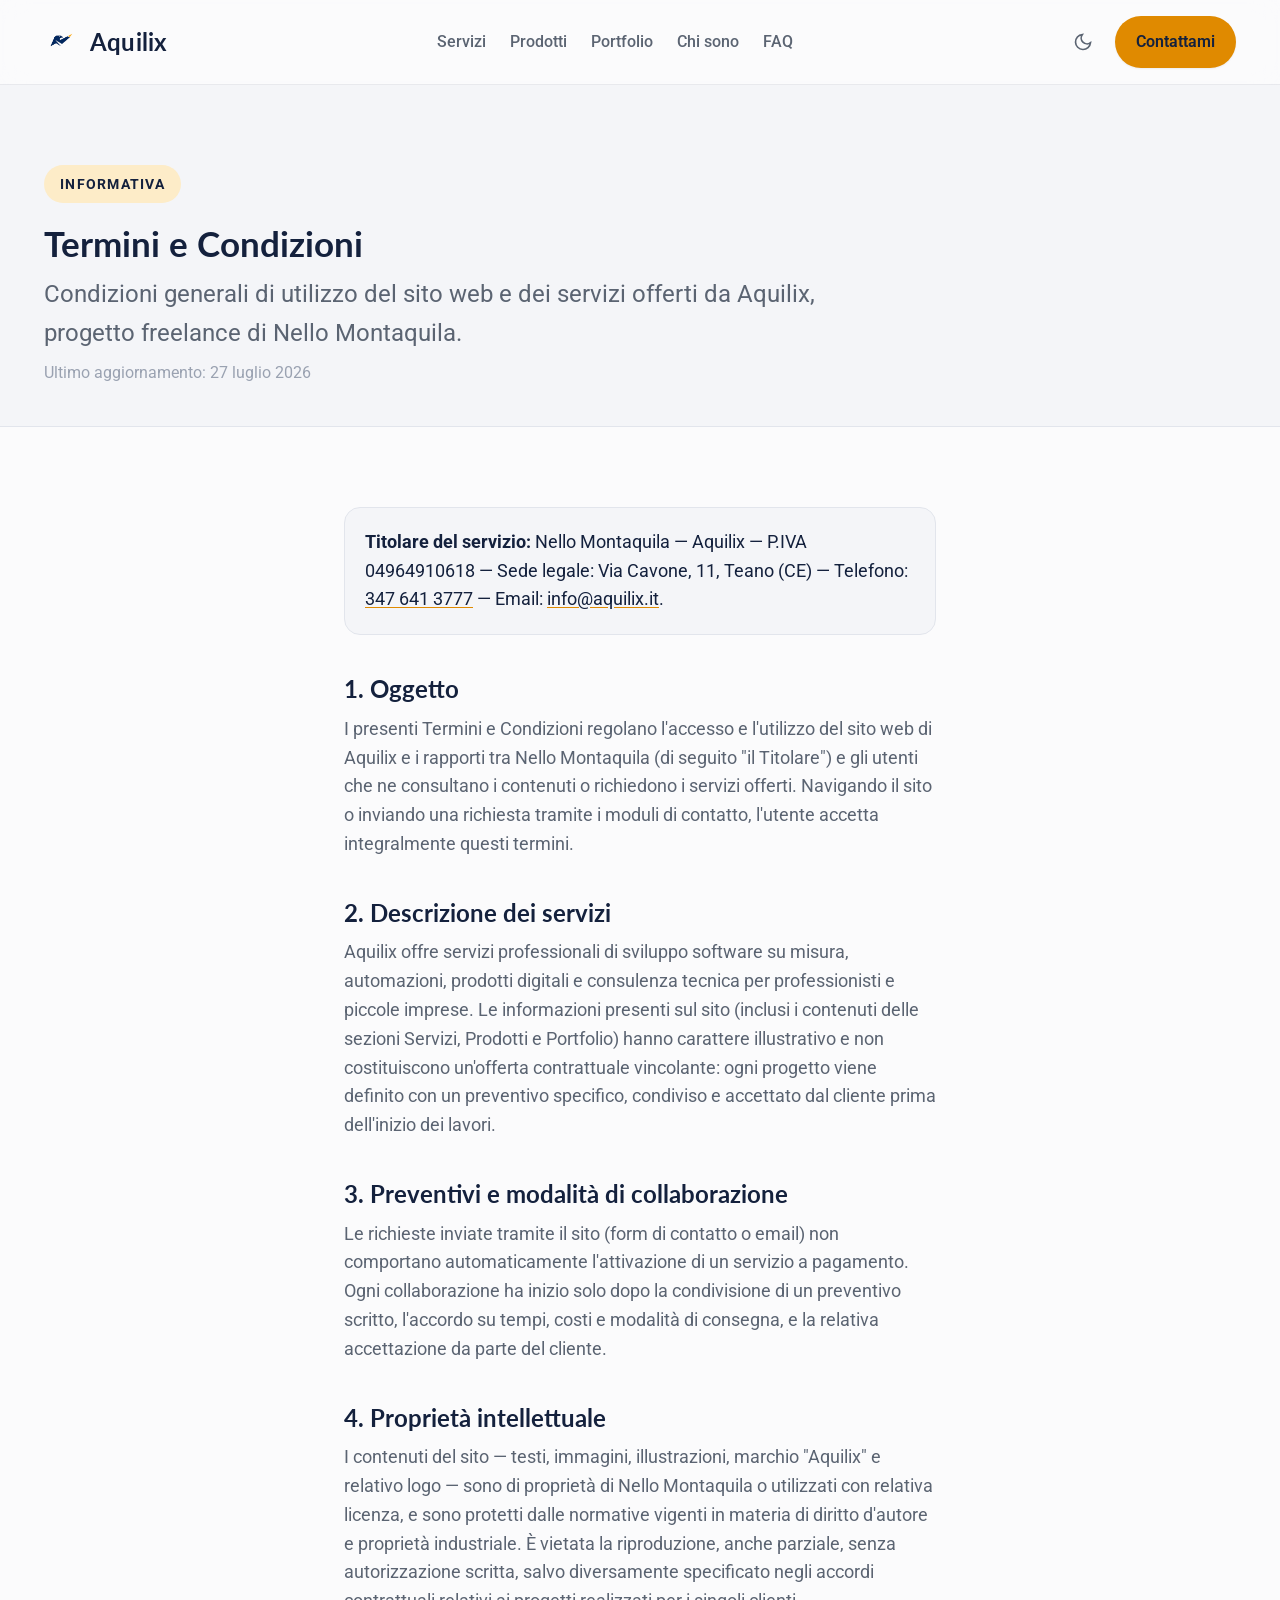
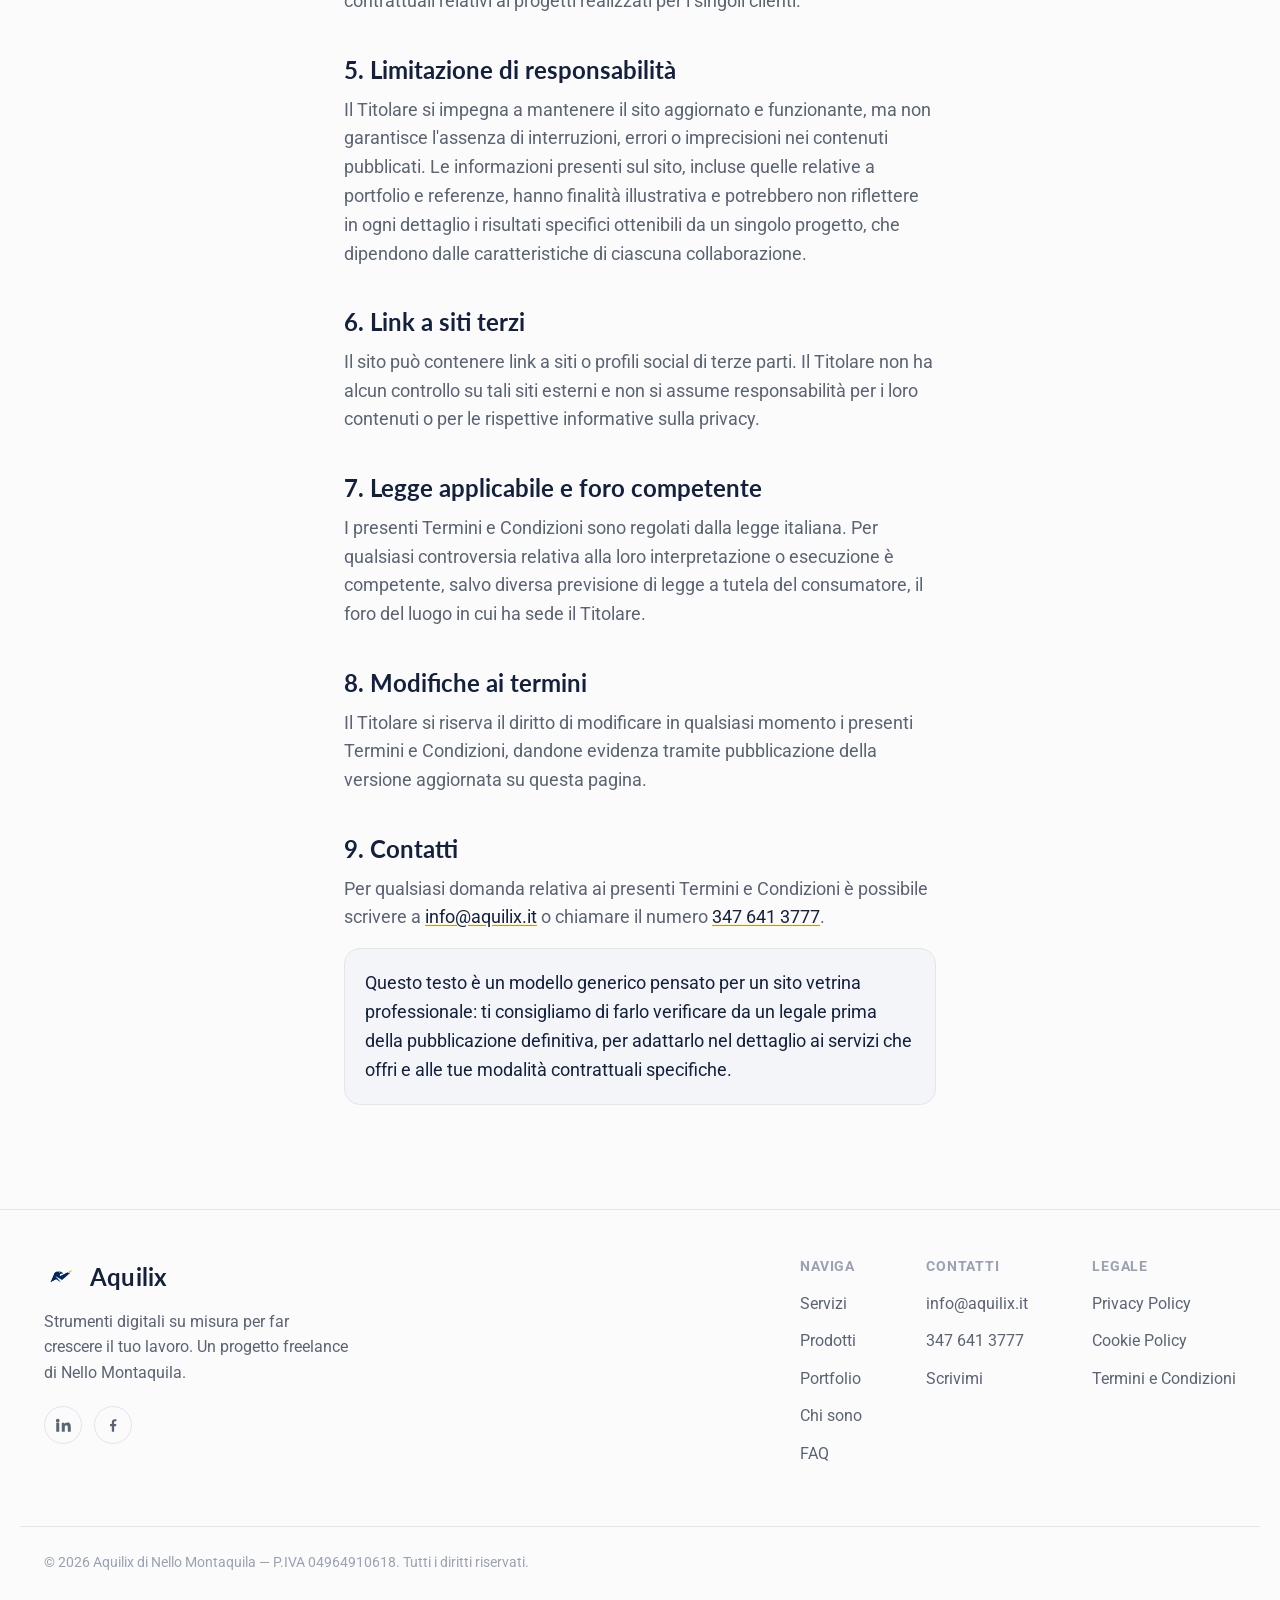
<file: termini-e-condizioni.html>
<!DOCTYPE html>
<html lang="it">
<head>
<meta charset="UTF-8" />
<meta name="viewport" content="width=device-width, initial-scale=1.0" />
<title>Termini e Condizioni — Aquilix</title>
<meta name="description" content="Termini e condizioni di utilizzo del sito e dei servizi offerti da Aquilix — Nello Montaquila." />
<link rel="canonical" href="https://aquilix.it/termini-e-condizioni.html" />
<meta property="og:url" content="https://aquilix.it/termini-e-condizioni.html" />
<meta property="og:title" content="Termini e Condizioni — Aquilix" />
<meta property="og:description" content="Termini e condizioni di utilizzo del sito e dei servizi offerti da Aquilix — Nello Montaquila." />
<meta property="og:type" content="website" />

<link rel="icon" type="image/png" href="./assets/logo-mark-v2.png" />

<link rel="preconnect" href="https://fonts.googleapis.com" />
<link rel="preconnect" href="https://fonts.gstatic.com" crossorigin />
<link href="https://fonts.googleapis.com/css2?family=Lato:wght@700;900&family=Roboto:wght@400;500;700&display=swap" rel="stylesheet" />

<script>try{var s=localStorage.getItem('aquilix-theme');if(s==='dark'||s==='light')document.documentElement.setAttribute('data-theme',s)}catch(e){}</script>
<link rel="stylesheet" href="./base.css" />
<link rel="stylesheet" href="./style.css" />
</head>
<body>

<a href="#main" class="sr-only">Vai al contenuto principale</a>

<!-- ============ HEADER ============ -->
<header class="header" id="site-header">
  <div class="container header-inner">
    <a href="./index.html" class="brand" aria-label="Aquilix — Home">
      <img src="./assets/logo-mark-v2.png" alt="" aria-hidden="true" />
      Aquilix
    </a>

    <nav class="nav" aria-label="Navigazione principale">
      <ul class="nav-links" role="list">
        <li><a href="./index.html#servizi">Servizi</a></li>
        <li><a href="./index.html#prodotti">Prodotti</a></li>
        <li><a href="./index.html#portfolio">Portfolio</a></li>
        <li><a href="./index.html#chi-sono">Chi sono</a></li>
        <li><a href="./index.html#faq">FAQ</a></li>
      </ul>
    </nav>

    <div class="header-actions">
      <button class="theme-toggle" type="button" data-theme-toggle aria-label="Attiva tema scuro">
        <svg viewBox="0 0 24 24" fill="none" stroke="currentColor" stroke-width="2" aria-hidden="true"><path d="M21 12.79A9 9 0 1 1 11.21 3 7 7 0 0 0 21 12.79z"/></svg>
      </button>
      <a href="./index.html#contatti" class="btn btn--primary btn--sm">Contattami</a>
      <button class="nav-toggle" type="button" id="navToggle" aria-label="Apri il menu" aria-expanded="false">
        <svg viewBox="0 0 24 24" fill="none" stroke="currentColor" stroke-width="2" aria-hidden="true"><path d="M3 6h18M3 12h18M3 18h18"/></svg>
      </button>
    </div>
  </div>

  <div class="container">
    <nav class="mobile-menu" aria-label="Navigazione mobile">
      <a href="./index.html#servizi">Servizi</a>
      <a href="./index.html#prodotti">Prodotti</a>
      <a href="./index.html#portfolio">Portfolio</a>
      <a href="./index.html#chi-sono">Chi sono</a>
      <a href="./index.html#faq">FAQ</a>
      <a href="./index.html#contatti" class="btn btn--primary">Contattami</a>
    </nav>
  </div>
</header>

<main id="main">
  <section class="legal-hero">
    <div class="container">
      <span class="section-eyebrow">Informativa</span>
      <h1 class="section-title">Termini e Condizioni</h1>
      <p class="section-lede">Condizioni generali di utilizzo del sito web e dei servizi offerti da Aquilix, progetto freelance di Nello Montaquila.</p>
      <span class="legal-updated">Ultimo aggiornamento: 27 luglio 2026</span>
    </div>
  </section>

  <section class="legal-content">
    <div class="container">
      <div class="legal-body">

        <div class="legal-callout">
          <p><strong>Titolare del servizio:</strong> Nello Montaquila — Aquilix — P.IVA 04964910618 — Sede legale: Via Cavone, 11, Teano (CE) — Telefono: <a href="tel:+393476413777">347 641 3777</a> — Email: <a href="mailto:info@aquilix.it">info@aquilix.it</a>.</p>
        </div>

        <h2>1. Oggetto</h2>
        <p>I presenti Termini e Condizioni regolano l'accesso e l'utilizzo del sito web di Aquilix e i rapporti tra Nello Montaquila (di seguito "il Titolare") e gli utenti che ne consultano i contenuti o richiedono i servizi offerti. Navigando il sito o inviando una richiesta tramite i moduli di contatto, l'utente accetta integralmente questi termini.</p>

        <h2>2. Descrizione dei servizi</h2>
        <p>Aquilix offre servizi professionali di sviluppo software su misura, automazioni, prodotti digitali e consulenza tecnica per professionisti e piccole imprese. Le informazioni presenti sul sito (inclusi i contenuti delle sezioni Servizi, Prodotti e Portfolio) hanno carattere illustrativo e non costituiscono un'offerta contrattuale vincolante: ogni progetto viene definito con un preventivo specifico, condiviso e accettato dal cliente prima dell'inizio dei lavori.</p>

        <h2>3. Preventivi e modalità di collaborazione</h2>
        <p>Le richieste inviate tramite il sito (form di contatto o email) non comportano automaticamente l'attivazione di un servizio a pagamento. Ogni collaborazione ha inizio solo dopo la condivisione di un preventivo scritto, l'accordo su tempi, costi e modalità di consegna, e la relativa accettazione da parte del cliente.</p>

        <h2>4. Proprietà intellettuale</h2>
        <p>I contenuti del sito — testi, immagini, illustrazioni, marchio "Aquilix" e relativo logo — sono di proprietà di Nello Montaquila o utilizzati con relativa licenza, e sono protetti dalle normative vigenti in materia di diritto d'autore e proprietà industriale. È vietata la riproduzione, anche parziale, senza autorizzazione scritta, salvo diversamente specificato negli accordi contrattuali relativi ai progetti realizzati per i singoli clienti.</p>

        <h2>5. Limitazione di responsabilità</h2>
        <p>Il Titolare si impegna a mantenere il sito aggiornato e funzionante, ma non garantisce l'assenza di interruzioni, errori o imprecisioni nei contenuti pubblicati. Le informazioni presenti sul sito, incluse quelle relative a portfolio e referenze, hanno finalità illustrativa e potrebbero non riflettere in ogni dettaglio i risultati specifici ottenibili da un singolo progetto, che dipendono dalle caratteristiche di ciascuna collaborazione.</p>

        <h2>6. Link a siti terzi</h2>
        <p>Il sito può contenere link a siti o profili social di terze parti. Il Titolare non ha alcun controllo su tali siti esterni e non si assume responsabilità per i loro contenuti o per le rispettive informative sulla privacy.</p>

        <h2>7. Legge applicabile e foro competente</h2>
        <p>I presenti Termini e Condizioni sono regolati dalla legge italiana. Per qualsiasi controversia relativa alla loro interpretazione o esecuzione è competente, salvo diversa previsione di legge a tutela del consumatore, il foro del luogo in cui ha sede il Titolare.</p>

        <h2>8. Modifiche ai termini</h2>
        <p>Il Titolare si riserva il diritto di modificare in qualsiasi momento i presenti Termini e Condizioni, dandone evidenza tramite pubblicazione della versione aggiornata su questa pagina.</p>

        <h2>9. Contatti</h2>
        <p>Per qualsiasi domanda relativa ai presenti Termini e Condizioni è possibile scrivere a <a href="mailto:info@aquilix.it">info@aquilix.it</a> o chiamare il numero <a href="tel:+393476413777">347 641 3777</a>.</p>

        <div class="legal-callout">
          <p>Questo testo è un modello generico pensato per un sito vetrina professionale: ti consigliamo di farlo verificare da un legale prima della pubblicazione definitiva, per adattarlo nel dettaglio ai servizi che offri e alle tue modalità contrattuali specifiche.</p>
        </div>
    
      </div>
    </div>
  </section>
</main>
<footer class="footer">
  <div class="container footer-inner">
    <div class="footer-brand">
      <a href="./index.html" class="brand">
        <img src="./assets/logo-mark-v2.png" alt="" aria-hidden="true" />
        Aquilix
      </a>
      <p>Strumenti digitali su misura per far crescere il tuo lavoro. Un progetto freelance di Nello Montaquila.</p>

      <div class="footer-social" aria-label="Profili social di Aquilix">
        <a href="https://www.linkedin.com/in/nello-montaquila-a23589351" target="_blank" rel="noopener noreferrer" aria-label="Nello Montaquila su LinkedIn" title="LinkedIn">
          <svg viewBox="0 0 24 24" fill="currentColor" aria-hidden="true"><path d="M4.98 3.5a2.5 2.5 0 1 1 0 5 2.5 2.5 0 0 1 0-5zM3 9h4v12H3V9zm7 0h3.8v1.7h.05c.53-1 1.83-2.05 3.77-2.05 4.03 0 4.78 2.65 4.78 6.1V21h-4v-5.6c0-1.34-.03-3.05-1.86-3.05-1.87 0-2.16 1.46-2.16 2.96V21h-4V9z"/></svg>
        </a>
        <a href="https://www.facebook.com/aquilix.it/" target="_blank" rel="noopener noreferrer" aria-label="Aquilix su Facebook" title="Facebook">
          <svg viewBox="0 0 24 24" fill="currentColor" aria-hidden="true"><path d="M13.5 21v-7.5h2.5l.4-3h-2.9V8.6c0-.87.25-1.46 1.5-1.46H16.6V4.46A21 21 0 0 0 14.3 4.3c-2.3 0-3.85 1.4-3.85 3.97v2.23H8v3h2.45V21h3.05z"/></svg>
        </a>
      </div>
    </div>

    <div class="footer-cols">
      <div class="footer-col">
        <h4>Naviga</h4>
        <a href="./index.html#servizi">Servizi</a>
        <a href="./index.html#prodotti">Prodotti</a>
        <a href="./index.html#portfolio">Portfolio</a>
        <a href="./index.html#chi-sono">Chi sono</a>
        <a href="./index.html#faq">FAQ</a>
      </div>
      <div class="footer-col">
        <h4>Contatti</h4>
        <a href="mailto:info@aquilix.it">info@aquilix.it</a>
        <a href="tel:+393476413777">347 641 3777</a>
        <a href="./index.html#contatti">Scrivimi</a>
      </div>
      <div class="footer-col">
        <h4>Legale</h4>
        <a href="./privacy.html">Privacy Policy</a>
        <a href="./cookie-policy.html">Cookie Policy</a>
        <a href="./termini-e-condizioni.html">Termini e Condizioni</a>
      </div>
    </div>
  </div>

  <div class="container footer-bottom">
    <span>© 2026 Aquilix di Nello Montaquila — P.IVA 04964910618. Tutti i diritti riservati.</span>
  </div>
</footer>

<script src="./main.js"></script>

</body>
</html>
</file>
<file: base.css>
/* base.css */
*,
*::before,
*::after {
  box-sizing: border-box;
  margin: 0;
  padding: 0;
}

html {
  -moz-text-size-adjust: none;
  -webkit-text-size-adjust: none;
  text-size-adjust: none;
  -webkit-font-smoothing: antialiased;
  -moz-osx-font-smoothing: grayscale;
  text-rendering: optimizeLegibility;
  scroll-behavior: smooth;
  hanging-punctuation: first last;
  scroll-padding-top: var(--space-16);
}

body {
  min-height: 100dvh;
  line-height: 1.6;
  font-family: var(--font-body, sans-serif);
  font-size: var(--text-base);
  color: var(--color-text);
  background-color: var(--color-bg);
}

img,
picture,
video,
canvas,
svg {
  display: block;
  max-width: 100%;
  height: auto;
}
ul[role='list'],
ol[role='list'] {
  list-style: none;
}
input,
button,
textarea,
select {
  font: inherit;
  color: inherit;
}

h1,
h2,
h3,
h4,
h5,
h6 {
  text-wrap: balance;
  line-height: 1.15;
}
p,
li,
figcaption {
  text-wrap: pretty;
  max-width: 72ch;
}

::selection {
  background: oklch(from var(--color-primary) l c h / 0.25);
  color: var(--color-text);
}

:focus-visible {
  outline: 2px solid var(--color-primary);
  outline-offset: 3px;
  border-radius: var(--radius-sm);
}

@media (prefers-reduced-motion: reduce) {
  *,
  *::before,
  *::after {
    animation-duration: 0.01ms !important;
    animation-iteration-count: 1 !important;
    transition-duration: 0.01ms !important;
    scroll-behavior: auto !important;
  }
}

button {
  cursor: pointer;
  background: none;
  border: none;
}
table {
  border-collapse: collapse;
  width: 100%;
}

a,
button,
[role='button'],
[role='link'],
input,
textarea,
select {
  transition:
    color var(--transition-interactive),
    background var(--transition-interactive),
    border-color var(--transition-interactive),
    box-shadow var(--transition-interactive);
}

.sr-only {
  position: absolute;
  width: 1px;
  height: 1px;
  padding: 0;
  margin: -1px;
  overflow: hidden;
  clip: rect(0, 0, 0, 0);
  white-space: nowrap;
  border-width: 0;
}
</file>
<file: style.css>
/* ============================================
   AQUILIX — Design Tokens
   ============================================ */
:root {
  /* Type scale */
  --text-xs: clamp(0.75rem, 0.7rem + 0.25vw, 0.875rem);
  --text-sm: clamp(0.875rem, 0.8rem + 0.35vw, 1rem);
  --text-base: clamp(1rem, 0.95rem + 0.25vw, 1.125rem);
  --text-lg: clamp(1.125rem, 1rem + 0.75vw, 1.5rem);
  --text-xl: clamp(1.5rem, 1.2rem + 1.25vw, 2.25rem);
  --text-2xl: clamp(2rem, 1.2rem + 2.5vw, 3.25rem);
  --text-3xl: clamp(2.5rem, 1rem + 4vw, 4.5rem);
  --text-hero: clamp(2.75rem, 1.2rem + 5vw, 5.5rem);

  /* Spacing (4px system) */
  --space-1: 0.25rem;
  --space-2: 0.5rem;
  --space-3: 0.75rem;
  --space-4: 1rem;
  --space-5: 1.25rem;
  --space-6: 1.5rem;
  --space-8: 2rem;
  --space-10: 2.5rem;
  --space-12: 3rem;
  --space-16: 4rem;
  --space-20: 5rem;
  --space-24: 6rem;
  --space-32: 8rem;

  /* Radius */
  --radius-sm: 0.375rem;
  --radius-md: 0.625rem;
  --radius-lg: 1rem;
  --radius-xl: 1.5rem;
  --radius-full: 9999px;

  /* Transitions */
  --transition-interactive: 180ms cubic-bezier(0.16, 1, 0.3, 1);

  /* Content widths */
  --content-narrow: 640px;
  --content-default: 1000px;
  --content-wide: 1240px;
  --content-full: 100%;

  /* Fonts — matches the Aquilix brand identity (brand board) */
  --font-display: 'Lato', 'Segoe UI', sans-serif;
  --font-body: 'Roboto', 'Segoe UI', sans-serif;

  /* Fixed brand navy — always dark, does not invert between themes.
     Use for surfaces that must stay on-brand navy in both light and dark mode
     (featured cards, CTA panel, logo marks). */
  --color-navy: #14213d;
  --color-navy-2: #1c2c50;
}

/* ============================================
   AQUILIX Brand Palette — Light
   ============================================ */
:root,
[data-theme='light'] {
  --color-bg: #fbfbfc;
  --color-surface: #ffffff;
  --color-surface-2: #f4f5f8;
  --color-surface-offset: #eceef3;
  --color-surface-offset-2: #e3e6ed;
  --color-divider: #e2e5ec;
  --color-border: #d6dae3;

  --color-text: #14213d;
  --color-text-muted: #5b6472;
  --color-text-faint: #9aa2b1;
  --color-text-inverse: #ffffff;

  /* Brand ink (navy) — used for surfaces/text emphasis, not the interactive accent */
  --color-ink: #14213d;
  --color-ink-2: #1c2c50;

  /* Primary accent — amber */
  --color-primary: #e08a00;
  --color-primary-hover: #c67a00;
  --color-primary-active: #a86700;
  --color-primary-highlight: #fdecc8;
  --color-primary-contrast: #14213d;

  --color-success: #2f7a4d;
  --color-error: #b3312c;

  --shadow-sm: 0 1px 2px oklch(0.2 0.03 260 / 0.06);
  --shadow-md: 0 6px 16px oklch(0.2 0.03 260 / 0.08);
  --shadow-lg: 0 16px 40px oklch(0.2 0.03 260 / 0.14);
}

/* ============================================
   AQUILIX Brand Palette — Dark
   ============================================ */
[data-theme='dark'] {
  --color-bg: #0a1120;
  --color-surface: #111a2e;
  --color-surface-2: #162140;
  --color-surface-offset: #1a2748;
  --color-surface-offset-2: #202f56;
  --color-divider: #253154;
  --color-border: #2e3c66;

  --color-text: #e8ebf3;
  --color-text-muted: #a1a9bf;
  --color-text-faint: #6d7691;
  --color-text-inverse: #14213d;

  --color-ink: #dfe4f0;
  --color-ink-2: #f4f6fb;

  --color-primary: #fcb92e;
  --color-primary-hover: #fdc75a;
  --color-primary-active: #ffd987;
  --color-primary-highlight: #3a2c12;
  --color-primary-contrast: #14213d;

  --color-success: #6ec48c;
  --color-error: #e88b86;

  --shadow-sm: 0 1px 2px oklch(0 0 0 / 0.3);
  --shadow-md: 0 6px 16px oklch(0 0 0 / 0.35);
  --shadow-lg: 0 16px 40px oklch(0 0 0 / 0.5);
}

@media (prefers-color-scheme: dark) {
  :root:not([data-theme]) {
    --color-bg: #0a1120;
    --color-surface: #111a2e;
    --color-surface-2: #162140;
    --color-surface-offset: #1a2748;
    --color-surface-offset-2: #202f56;
    --color-divider: #253154;
    --color-border: #2e3c66;
    --color-text: #e8ebf3;
    --color-text-muted: #a1a9bf;
    --color-text-faint: #6d7691;
    --color-text-inverse: #14213d;
    --color-ink: #dfe4f0;
    --color-ink-2: #f4f6fb;
    --color-primary: #fcb92e;
    --color-primary-hover: #fdc75a;
    --color-primary-active: #ffd987;
    --color-primary-highlight: #3a2c12;
    --color-primary-contrast: #14213d;
    --shadow-sm: 0 1px 2px oklch(0 0 0 / 0.3);
    --shadow-md: 0 6px 16px oklch(0 0 0 / 0.35);
    --shadow-lg: 0 16px 40px oklch(0 0 0 / 0.5);
  }
}

/* ============================================
   Layout primitives
   ============================================ */
.container {
  max-width: var(--content-wide);
  margin-inline: auto;
  padding-inline: var(--space-6);
}
.container--narrow {
  max-width: var(--content-narrow);
}
.container--default {
  max-width: var(--content-default);
}

section {
  padding-block: clamp(var(--space-16), 9vw, var(--space-32));
}

.section-eyebrow {
  display: inline-flex;
  align-items: center;
  gap: var(--space-2);
  font-family: var(--font-body);
  font-size: var(--text-xs);
  font-weight: 700;
  letter-spacing: 0.09em;
  text-transform: uppercase;
  color: var(--color-primary-contrast, var(--color-primary));
  background: var(--color-primary-highlight);
  padding: var(--space-2) var(--space-4);
  border-radius: var(--radius-full);
  margin-bottom: var(--space-5);
}
[data-theme='dark'] .section-eyebrow {
  color: var(--color-primary);
}

.section-title {
  font-family: var(--font-display);
  font-size: var(--text-xl);
  font-weight: 700;
  color: var(--color-text);
  margin-bottom: var(--space-4);
}

.section-lede {
  font-size: var(--text-lg);
  color: var(--color-text-muted);
  max-width: 60ch;
}

.section-head {
  margin-bottom: var(--space-12);
}
.section-head--center {
  text-align: center;
  margin-inline: auto;
}
.section-head--center .section-lede {
  margin-inline: auto;
}

/* ============================================
   Buttons
   ============================================ */
.btn {
  display: inline-flex;
  align-items: center;
  justify-content: center;
  gap: var(--space-2);
  font-family: var(--font-body);
  font-weight: 600;
  font-size: var(--text-sm);
  padding: var(--space-4) var(--space-8);
  border-radius: var(--radius-full);
  border: 1px solid transparent;
  white-space: nowrap;
  min-height: 48px;
  text-decoration: none;
}

.btn--primary {
  background: var(--color-primary);
  color: var(--color-primary-contrast);
  box-shadow: var(--shadow-sm);
}
.btn--primary:hover {
  background: var(--color-primary-hover);
  box-shadow: var(--shadow-md);
  transform: translateY(-1px);
}
.btn--primary:active {
  background: var(--color-primary-active);
  transform: translateY(0);
}

.btn--outline {
  background: transparent;
  color: var(--color-text);
  border-color: oklch(from var(--color-text) l c h / 0.22);
}
.btn--outline:hover {
  background: var(--color-surface-2);
  border-color: oklch(from var(--color-text) l c h / 0.35);
}

.btn--sm {
  padding: var(--space-3) var(--space-5);
  min-height: 40px;
}

/* ============================================
   Header
   ============================================ */
.header {
  position: sticky;
  top: 0;
  z-index: 50;
  background: color-mix(in oklab, var(--color-bg) 82%, transparent);
  backdrop-filter: blur(14px);
  border-bottom: 1px solid oklch(from var(--color-text) l c h / 0.08);
  transition:
    transform 0.3s cubic-bezier(0.16, 1, 0.3, 1),
    box-shadow 0.3s cubic-bezier(0.16, 1, 0.3, 1);
}
.header--hidden {
  transform: translateY(-100%);
}
.header--scrolled {
  box-shadow: var(--shadow-sm);
}

.header-inner {
  display: flex;
  align-items: center;
  justify-content: space-between;
  gap: var(--space-6);
  padding-block: var(--space-4);
}

.brand {
  display: flex;
  align-items: center;
  gap: var(--space-3);
  font-family: var(--font-display);
  font-weight: 700;
  font-size: var(--text-lg);
  color: var(--color-text);
  text-decoration: none;
  letter-spacing: 0.01em;
}
.brand svg,
.brand img {
  width: 34px;
  height: 34px;
  flex-shrink: 0;
  object-fit: contain;
}

.nav {
  display: flex;
  align-items: center;
  gap: var(--space-8);
}

.nav-links {
  display: flex;
  align-items: center;
  gap: var(--space-6);
}
.nav-links a {
  font-family: var(--font-body);
  font-size: var(--text-sm);
  font-weight: 500;
  color: var(--color-text-muted);
  text-decoration: none;
}
.nav-links a:hover {
  color: var(--color-text);
}

.header-actions {
  display: flex;
  align-items: center;
  gap: var(--space-3);
}

.theme-toggle {
  display: flex;
  align-items: center;
  justify-content: center;
  width: 40px;
  height: 40px;
  border-radius: var(--radius-full);
  color: var(--color-text-muted);
}
.theme-toggle:hover {
  background: var(--color-surface-2);
  color: var(--color-text);
}
.theme-toggle svg {
  width: 20px;
  height: 20px;
}

.nav-toggle {
  display: none;
  width: 44px;
  height: 44px;
  align-items: center;
  justify-content: center;
  border-radius: var(--radius-md);
  color: var(--color-text);
}
.nav-toggle svg {
  width: 24px;
  height: 24px;
}

.mobile-menu {
  display: none;
  flex-direction: column;
  gap: var(--space-1);
  padding: var(--space-4) 0 var(--space-6);
  border-top: 1px solid var(--color-divider);
}
.mobile-menu a {
  padding: var(--space-3) var(--space-2);
  font-family: var(--font-body);
  font-size: var(--text-base);
  font-weight: 500;
  color: var(--color-text);
  text-decoration: none;
  border-radius: var(--radius-md);
}
.mobile-menu a:hover {
  background: var(--color-surface-2);
}
.mobile-menu .btn {
  margin-top: var(--space-2);
}

body.menu-open .mobile-menu {
  display: flex;
}

/* ============================================
   Hero
   ============================================ */
.hero {
  padding-block: clamp(var(--space-16), 10vw, var(--space-32)) clamp(var(--space-12), 6vw, var(--space-24));
  position: relative;
  overflow: hidden;
}

.hero::before {
  content: '';
  position: absolute;
  inset: -20% -10% auto -10%;
  height: 620px;
  background: radial-gradient(
    ellipse at 30% 0%,
    color-mix(in oklab, var(--color-primary) 16%, transparent),
    transparent 65%
  );
  pointer-events: none;
  z-index: 0;
}

.hero-grid {
  position: relative;
  z-index: 1;
  display: grid;
  grid-template-columns: 1.05fr 0.95fr;
  gap: var(--space-16);
  align-items: center;
}

.hero-copy .section-eyebrow {
  color: var(--color-ink);
}
[data-theme='dark'] .hero-copy .section-eyebrow {
  color: var(--color-primary);
}

.hero-title {
  font-family: var(--font-display);
  font-size: var(--text-hero);
  font-weight: 700;
  letter-spacing: -0.02em;
  color: var(--color-text);
  margin-bottom: var(--space-6);
}
.hero-title em {
  font-style: normal;
  color: var(--color-primary-contrast, var(--color-text));
  background: linear-gradient(
    to right,
    color-mix(in oklab, var(--color-primary) 55%, var(--color-text)),
    var(--color-primary)
  );
  -webkit-background-clip: text;
  background-clip: text;
  color: transparent;
}

.hero-sub {
  font-size: var(--text-lg);
  color: var(--color-text-muted);
  max-width: 52ch;
  margin-bottom: var(--space-8);
}

.hero-actions {
  display: flex;
  flex-wrap: wrap;
  gap: var(--space-4);
  margin-bottom: var(--space-10);
}

.hero-meta {
  display: flex;
  flex-wrap: wrap;
  gap: var(--space-6) var(--space-8);
}
.hero-meta-item {
  display: flex;
  align-items: center;
  gap: var(--space-2);
  font-size: var(--text-sm);
  color: var(--color-text-muted);
}
.hero-meta-item svg {
  width: 18px;
  height: 18px;
  color: var(--color-primary);
  flex-shrink: 0;
}

.hero-visual {
  position: relative;
}
.hero-visual img {
  width: 100%;
  border-radius: var(--radius-xl);
}
.hero-visual-card {
  position: absolute;
  bottom: -1.25rem;
  left: -1.25rem;
  background: var(--color-surface);
  border: 1px solid var(--color-border);
  border-radius: var(--radius-lg);
  padding: var(--space-4) var(--space-5);
  box-shadow: var(--shadow-lg);
  display: flex;
  align-items: center;
  gap: var(--space-3);
  max-width: 260px;
}
.hero-visual-card svg {
  width: 32px;
  height: 32px;
  color: var(--color-success);
  flex-shrink: 0;
}
.hero-visual-card strong {
  display: block;
  font-family: var(--font-display);
  font-size: var(--text-sm);
  color: var(--color-text);
}
.hero-visual-card span {
  font-size: var(--text-xs);
  color: var(--color-text-muted);
}

/* ============================================
   Logos / mini trust strip
   ============================================ */
.trust-strip {
  padding-block: var(--space-10);
  border-block: 1px solid var(--color-divider);
}
.trust-strip .container {
  display: flex;
  flex-wrap: wrap;
  align-items: center;
  justify-content: center;
  gap: var(--space-8) var(--space-12);
  text-align: center;
}
.trust-item {
  display: flex;
  flex-direction: column;
  gap: var(--space-1);
}
.trust-item strong {
  font-family: var(--font-display);
  font-size: var(--text-xl);
  color: var(--color-text);
}
.trust-item span {
  font-size: var(--text-xs);
  color: var(--color-text-muted);
  text-transform: uppercase;
  letter-spacing: 0.06em;
}

/* ============================================
   Feature / value cards
   ============================================ */
.feature-grid {
  display: grid;
  grid-template-columns: repeat(4, 1fr);
  gap: var(--space-6);
}

.feature-card {
  background: var(--color-surface);
  border: 1px solid var(--color-border);
  border-radius: var(--radius-lg);
  padding: var(--space-8) var(--space-6);
  box-shadow: var(--shadow-sm);
}
.feature-card:hover {
  box-shadow: var(--shadow-md);
  border-color: oklch(from var(--color-primary) l c h / 0.4);
}

.feature-icon {
  display: flex;
  align-items: center;
  justify-content: center;
  width: 52px;
  height: 52px;
  border-radius: var(--radius-md);
  background: var(--color-primary-highlight);
  color: var(--color-primary-contrast, var(--color-primary));
  margin-bottom: var(--space-5);
}
[data-theme='dark'] .feature-icon {
  color: var(--color-primary);
}
.feature-icon svg {
  width: 26px;
  height: 26px;
}

.feature-card h3 {
  font-family: var(--font-display);
  font-size: var(--text-lg);
  color: var(--color-text);
  margin-bottom: var(--space-2);
}
.feature-card p {
  font-size: var(--text-sm);
  color: var(--color-text-muted);
}

/* ============================================
   Products section
   ============================================ */
.products-section {
  background: var(--color-surface-2);
}

.product-grid {
  display: grid;
  grid-template-columns: repeat(3, 1fr);
  gap: var(--space-6);
}

.product-card {
  background: var(--color-surface);
  border-radius: var(--radius-lg);
  border: 1px solid var(--color-border);
  padding: var(--space-8);
  display: flex;
  flex-direction: column;
  gap: var(--space-4);
  box-shadow: var(--shadow-sm);
}
.product-card--featured {
  background: var(--color-navy);
  border-color: var(--color-navy);
  color: #ffffff;
}
.product-card--featured h3,
.product-card--featured .product-tag {
  color: #ffffff;
}
.product-card--featured p,
.product-card--featured li {
  color: color-mix(in oklab, #ffffff 78%, transparent);
}
.product-card--featured .product-tag {
  background: color-mix(in oklab, #ffffff 16%, transparent);
}

.product-tag {
  align-self: flex-start;
  font-size: var(--text-xs);
  font-weight: 700;
  letter-spacing: 0.06em;
  text-transform: uppercase;
  color: var(--color-primary-contrast, var(--color-primary));
  background: var(--color-primary-highlight);
  padding: var(--space-1) var(--space-3);
  border-radius: var(--radius-full);
}
[data-theme='dark'] .product-tag {
  color: var(--color-primary);
}

.product-card h3 {
  font-family: var(--font-display);
  font-size: var(--text-lg);
  color: var(--color-text);
}
.product-card p {
  font-size: var(--text-sm);
  color: var(--color-text-muted);
}
.product-card ul {
  display: flex;
  flex-direction: column;
  gap: var(--space-2);
  margin-top: auto;
}
.product-card li {
  display: flex;
  align-items: flex-start;
  gap: var(--space-2);
  font-size: var(--text-sm);
  color: var(--color-text-muted);
}
.product-card li svg {
  width: 16px;
  height: 16px;
  color: var(--color-primary);
  flex-shrink: 0;
  margin-top: 3px;
}
.product-card--featured li svg {
  color: var(--color-primary);
}

/* ============================================
   Process / how it works
   ============================================ */
.process-grid {
  display: grid;
  grid-template-columns: repeat(4, 1fr);
  gap: var(--space-8);
  counter-reset: step;
}
.process-step {
  position: relative;
  padding-top: var(--space-4);
}
.process-step::before {
  counter-increment: step;
  content: counter(step, decimal-leading-zero);
  display: block;
  font-family: var(--font-display);
  font-size: var(--text-xl);
  font-weight: 700;
  color: var(--color-primary);
  margin-bottom: var(--space-4);
}
.process-step:not(:last-child)::after {
  content: '';
  position: absolute;
  top: 1.6rem;
  left: calc(100% - 0.75rem);
  width: calc(var(--space-8) + 1.5rem);
  height: 1px;
  background: var(--color-border);
  display: none;
}
@media (min-width: 1024px) {
  .process-step:not(:last-child)::after {
    display: block;
  }
}
.process-step h3 {
  font-family: var(--font-display);
  font-size: var(--text-lg);
  color: var(--color-text);
  margin-bottom: var(--space-2);
}
.process-step p {
  font-size: var(--text-sm);
  color: var(--color-text-muted);
}

/* ============================================
   About / mission
   ============================================ */
.about-section {
  overflow: hidden;
}
.about-grid {
  display: grid;
  grid-template-columns: 0.9fr 1.1fr;
  gap: var(--space-16);
  align-items: center;
}
.about-grid--text-only {
  grid-template-columns: 1fr;
  max-width: var(--content-narrow);
  margin-inline: auto;
  text-align: left;
}
.about-visual {
  border-radius: var(--radius-xl);
  overflow: hidden;
  box-shadow: var(--shadow-lg);
  border: 1px solid var(--color-border);
}
.about-visual img {
  width: 100%;
  aspect-ratio: 4 / 5;
  object-fit: cover;
  display: block;
}

.about-copy blockquote {
  font-family: var(--font-display);
  font-size: var(--text-lg);
  font-weight: 500;
  color: var(--color-text);
  border-left: 3px solid var(--color-primary);
  padding-left: var(--space-6);
  margin-block: var(--space-6);
}

.about-signoff {
  display: flex;
  align-items: center;
  gap: var(--space-4);
  margin-top: var(--space-8);
}
.about-signoff-mark {
  width: 76px;
  height: 76px;
  border-radius: var(--radius-full);
  background: var(--color-navy);
  display: flex;
  align-items: center;
  justify-content: center;
  flex-shrink: 0;
  overflow: hidden;
}
.about-signoff-mark svg {
  width: 26px;
  height: 26px;
  color: var(--color-primary);
}
.about-signoff-mark img {
  width: 100%;
  height: 100%;
  object-fit: cover;
}
.about-signoff strong {
  display: block;
  font-family: var(--font-display);
  font-size: var(--text-base);
  color: var(--color-text);
}
.about-signoff span {
  font-size: var(--text-sm);
  color: var(--color-text-muted);
}

/* ============================================
   Portfolio
   ============================================ */
.portfolio-grid {
  display: grid;
  grid-template-columns: repeat(3, 1fr);
  gap: var(--space-6);
}

.portfolio-card {
  background: var(--color-surface);
  border: 1px solid var(--color-border);
  border-radius: var(--radius-lg);
  overflow: hidden;
  box-shadow: var(--shadow-sm);
  display: flex;
  flex-direction: column;
  transition: transform 0.25s ease, box-shadow 0.25s ease;
}
.portfolio-card:hover {
  transform: translateY(-4px);
  box-shadow: var(--shadow-md);
}

.portfolio-media {
  aspect-ratio: 4 / 3;
  overflow: hidden;
  background: var(--color-bg-subtle, var(--color-bg));
}
.portfolio-media img {
  width: 100%;
  height: 100%;
  object-fit: cover;
  display: block;
  transition: transform 0.4s ease;
}
.portfolio-card:hover .portfolio-media img {
  transform: scale(1.04);
}

.portfolio-body {
  padding: var(--space-6);
  display: flex;
  flex-direction: column;
  gap: var(--space-3);
  flex: 1;
}

.portfolio-body h3 {
  font-family: var(--font-display);
  font-size: var(--text-lg);
  color: var(--color-text);
  line-height: 1.3;
}

.portfolio-body p {
  font-size: var(--text-sm);
  color: var(--color-text-muted);
  line-height: 1.6;
}

.portfolio-tags {
  display: flex;
  flex-wrap: wrap;
  gap: var(--space-2);
  margin-top: auto;
  padding-top: var(--space-2);
}
.portfolio-tags li {
  font-size: var(--text-xs);
  color: var(--color-text-muted);
  background: var(--color-bg-subtle, var(--color-bg));
  border: 1px solid var(--color-border);
  border-radius: var(--radius-full);
  padding: var(--space-1) var(--space-3);
}

/* ============================================
   Testimonials / Referenze
   ============================================ */
.testimonial-grid {
  display: grid;
  grid-template-columns: repeat(4, 1fr);
  gap: var(--space-6);
}
@media (max-width: 1279px) {
  .testimonial-grid {
    grid-template-columns: repeat(2, 1fr);
  }
}
@media (max-width: 900px) {
  .portfolio-grid {
    grid-template-columns: 1fr;
  }
}

.testimonial-card {
  background: var(--color-surface);
  border: 1px solid var(--color-border);
  border-radius: var(--radius-lg);
  padding: var(--space-8);
  box-shadow: var(--shadow-sm);
  display: flex;
  flex-direction: column;
  gap: var(--space-5);
}
.testimonial-card:hover {
  box-shadow: var(--shadow-md);
}

.testimonial-quote {
  width: 30px;
  height: 30px;
  color: var(--color-primary);
  opacity: 0.7;
}

.testimonial-card blockquote {
  font-size: var(--text-base);
  color: var(--color-text);
  line-height: 1.6;
}

.testimonial-card figcaption {
  display: flex;
  align-items: center;
  gap: var(--space-3);
  margin-top: auto;
}

.testimonial-avatar {
  display: flex;
  align-items: center;
  justify-content: center;
  width: 44px;
  height: 44px;
  border-radius: var(--radius-full);
  background: var(--color-navy);
  color: var(--color-primary);
  font-family: var(--font-display);
  font-weight: 700;
  font-size: var(--text-sm);
  flex-shrink: 0;
}

.testimonial-card figcaption strong {
  display: block;
  font-family: var(--font-body);
  font-size: var(--text-sm);
  font-weight: 700;
  color: var(--color-text);
}
.testimonial-card figcaption span {
  font-size: var(--text-xs);
  color: var(--color-text-muted);
}

/* ============================================
   FAQ
   ============================================ */
.faq-list {
  display: flex;
  flex-direction: column;
  gap: var(--space-3);
  max-width: var(--content-default);
  margin-inline: auto;
}
.faq-item {
  background: var(--color-surface);
  border: 1px solid var(--color-border);
  border-radius: var(--radius-lg);
  overflow: hidden;
}
.faq-question {
  width: 100%;
  display: flex;
  align-items: center;
  justify-content: space-between;
  gap: var(--space-4);
  padding: var(--space-5) var(--space-6);
  text-align: left;
  font-family: var(--font-body);
  font-weight: 600;
  font-size: var(--text-base);
  color: var(--color-text);
}
.faq-question svg {
  width: 20px;
  height: 20px;
  color: var(--color-text-muted);
  flex-shrink: 0;
  transition: transform var(--transition-interactive);
}
.faq-item[data-open='true'] .faq-question svg {
  transform: rotate(45deg);
}
.faq-answer {
  display: grid;
  grid-template-rows: 0fr;
  transition: grid-template-rows var(--transition-interactive);
}
.faq-item[data-open='true'] .faq-answer {
  grid-template-rows: 1fr;
}
.faq-answer-inner {
  overflow: hidden;
}
.faq-answer p {
  padding: 0 var(--space-6) var(--space-5);
  font-size: var(--text-sm);
  color: var(--color-text-muted);
}

/* ============================================
   CTA / contact
   ============================================ */
.cta-section {
  padding-block: clamp(var(--space-16), 8vw, var(--space-24));
}
.cta-panel {
  background: var(--color-navy);
  border-radius: var(--radius-xl);
  padding: clamp(var(--space-10), 7vw, var(--space-20));
  text-align: center;
  position: relative;
  overflow: hidden;
}
.cta-panel::before {
  content: '';
  position: absolute;
  inset: 0;
  background: radial-gradient(
    circle at 80% 20%,
    color-mix(in oklab, var(--color-primary) 35%, transparent),
    transparent 55%
  );
  pointer-events: none;
}
.cta-panel > * {
  position: relative;
  z-index: 1;
}
.cta-panel .section-title {
  color: #ffffff;
  max-width: 32ch;
  margin-inline: auto;
}
.cta-panel .section-lede {
  color: color-mix(in oklab, #ffffff 72%, transparent);
  margin-inline: auto;
  margin-bottom: var(--space-8);
}
.cta-actions {
  display: flex;
  flex-wrap: wrap;
  justify-content: center;
  gap: var(--space-4);
}
.cta-panel .btn--outline {
  color: #ffffff;
  border-color: color-mix(in oklab, #ffffff 30%, transparent);
}
.cta-panel .btn--outline:hover {
  background: color-mix(in oklab, #ffffff 10%, transparent);
}

/* ============================================
   Footer
   ============================================ */
.footer {
  border-top: 1px solid var(--color-divider);
  padding-block: var(--space-12);
}
.footer-inner {
  display: flex;
  flex-wrap: wrap;
  justify-content: space-between;
  align-items: flex-start;
  gap: var(--space-10);
}
.footer-brand .brand {
  margin-bottom: var(--space-3);
}
.footer-brand p {
  font-size: var(--text-sm);
  color: var(--color-text-muted);
  max-width: 34ch;
}
.footer-social {
  display: flex;
  gap: var(--space-3);
  margin-top: var(--space-5);
}
.footer-social a {
  display: flex;
  align-items: center;
  justify-content: center;
  width: 38px;
  height: 38px;
  border-radius: 50%;
  border: 1px solid var(--color-divider);
  color: var(--color-text-muted);
  transition: color 0.15s ease, border-color 0.15s ease, background-color 0.15s ease;
}
.footer-social a svg {
  width: 18px;
  height: 18px;
}
.footer-social a:hover {
  color: var(--color-primary-contrast);
  border-color: var(--color-primary);
  background-color: var(--color-primary-highlight);
}
.footer-cols {
  display: flex;
  flex-wrap: wrap;
  gap: var(--space-16);
}
.footer-col h4 {
  font-family: var(--font-body);
  font-size: var(--text-xs);
  font-weight: 700;
  letter-spacing: 0.06em;
  text-transform: uppercase;
  color: var(--color-text-faint);
  margin-bottom: var(--space-4);
}
.footer-col a {
  display: block;
  font-size: var(--text-sm);
  color: var(--color-text-muted);
  text-decoration: none;
  margin-bottom: var(--space-3);
}
.footer-col a:hover {
  color: var(--color-text);
}
.footer-bottom {
  margin-top: var(--space-12);
  padding-top: var(--space-6);
  border-top: 1px solid var(--color-divider);
  display: flex;
  flex-wrap: wrap;
  justify-content: space-between;
  gap: var(--space-4);
  font-size: var(--text-xs);
  color: var(--color-text-faint);
}

/* ============================================
   Responsive
   ============================================ */
@media (max-width: 1023px) {
  .feature-grid {
    grid-template-columns: repeat(2, 1fr);
  }
  .product-grid {
    grid-template-columns: 1fr;
  }
  .testimonial-grid {
    grid-template-columns: 1fr;
  }
  .process-grid {
    grid-template-columns: repeat(2, 1fr);
  }
  .hero-grid {
    grid-template-columns: 1fr;
  }
  .hero-visual {
    order: -1;
  }
  .about-grid {
    grid-template-columns: 1fr;
  }
}

@media (max-width: 767px) {
  .nav-links,
  .header-actions .btn {
    display: none;
  }
  .nav-toggle {
    display: inline-flex;
  }
  .feature-grid {
    grid-template-columns: 1fr;
  }
  .process-grid {
    grid-template-columns: 1fr;
    gap: var(--space-6);
  }
  .footer-inner {
    flex-direction: column;
  }
  .footer-cols {
    gap: var(--space-10);
  }
  .hero-visual-card {
    position: static;
    margin-top: var(--space-4);
    max-width: 100%;
  }
  .cta-actions {
    flex-direction: column;
  }
  .cta-actions .btn {
    width: 100%;
  }
}

/* ============================================
   Legal pages (Privacy / Cookie / Termini)
   ============================================ */
.legal-hero {
  padding-block: clamp(var(--space-12), 8vw, var(--space-20)) var(--space-10);
  background: var(--color-surface-2);
  border-bottom: 1px solid var(--color-divider);
}
.legal-hero .section-title {
  margin-bottom: var(--space-3);
}
.legal-hero .legal-updated {
  display: block;
  font-size: var(--text-sm);
  color: var(--color-text-faint);
  margin-top: var(--space-2);
}
.legal-content {
  padding-block: clamp(var(--space-12), 8vw, var(--space-20));
}
.legal-content .container {
  max-width: var(--content-narrow);
}
.legal-body h2 {
  font-family: var(--font-display);
  font-size: var(--text-lg);
  font-weight: 700;
  color: var(--color-text);
  margin-top: var(--space-10);
  margin-bottom: var(--space-3);
}
.legal-body h2:first-child {
  margin-top: 0;
}
.legal-body p {
  color: var(--color-text-muted);
  margin-bottom: var(--space-4);
  max-width: none;
}
.legal-body ul {
  margin: 0 0 var(--space-4);
  padding-left: var(--space-6);
  color: var(--color-text-muted);
}
.legal-body ul li {
  margin-bottom: var(--space-2);
  max-width: none;
}
.legal-body strong {
  color: var(--color-text);
}
.legal-body a {
  color: var(--color-primary-contrast, var(--color-text));
  text-decoration: underline;
  text-decoration-color: var(--color-primary);
  text-underline-offset: 2px;
}
[data-theme='dark'] .legal-body a {
  color: var(--color-primary);
}
.legal-body .legal-callout {
  background: var(--color-surface-2);
  border: 1px solid var(--color-divider);
  border-radius: var(--radius-lg);
  padding: var(--space-5);
  margin-bottom: var(--space-6);
}
.legal-body .legal-callout p {
  margin-bottom: 0;
  color: var(--color-text);
}

/* ===== Portfolio: gruppi e stato del progetto (aggiunto 15/11/2026) ===== */
.portfolio-group-title {
  font-family: var(--font-display);
  font-size: var(--text-lg);
  color: var(--color-text);
  margin: var(--space-12) 0 var(--space-6);
}
.portfolio-group-title:first-of-type {
  margin-top: 0;
}
.portfolio-top {
  display: flex;
  flex-wrap: wrap;
  align-items: center;
  justify-content: space-between;
  gap: var(--space-2);
}
.portfolio-status {
  font-size: var(--text-xs);
  font-weight: 600;
  color: var(--color-text-muted);
  border: 1px solid var(--color-border);
  border-radius: var(--radius-full);
  padding: var(--space-1) var(--space-3);
}

/* ===== Pacchetti: prezzo di partenza (aggiunto 15/11/2026, dal listino AQUILIX) ===== */
.product-price {
  font-size: var(--text-sm);
  color: var(--color-text-muted);
}
.product-price strong {
  font-family: var(--font-display);
  font-size: var(--text-lg);
  color: var(--color-text);
}

/* ===== Correzioni di leggibilita' (15/11/2026) =====
   1. Tema scuro: le etichette arancioni avevano testo scuro su fondo scuro.
   2. Tema chiaro: nella card "Il piu' richiesto" il titolo era blu su blu, perche'
      le regole generiche .product-card h3 / p venivano dopo e la sovrascrivevano. */
[data-theme='dark'] .product-card:not(.product-card--featured) .product-tag,
[data-theme='dark'] .portfolio-card .product-tag {
  color: var(--color-primary);
}
@media (prefers-color-scheme: dark) {
  :root:not([data-theme]) .product-card:not(.product-card--featured) .product-tag,
  :root:not([data-theme]) .portfolio-card .product-tag {
    color: var(--color-primary);
  }
}
.product-card.product-card--featured h3,
.product-card.product-card--featured .product-price strong {
  color: #ffffff;
}
.product-card.product-card--featured p,
.product-card.product-card--featured li {
  color: rgba(255, 255, 255, 0.82);
}
</file>
